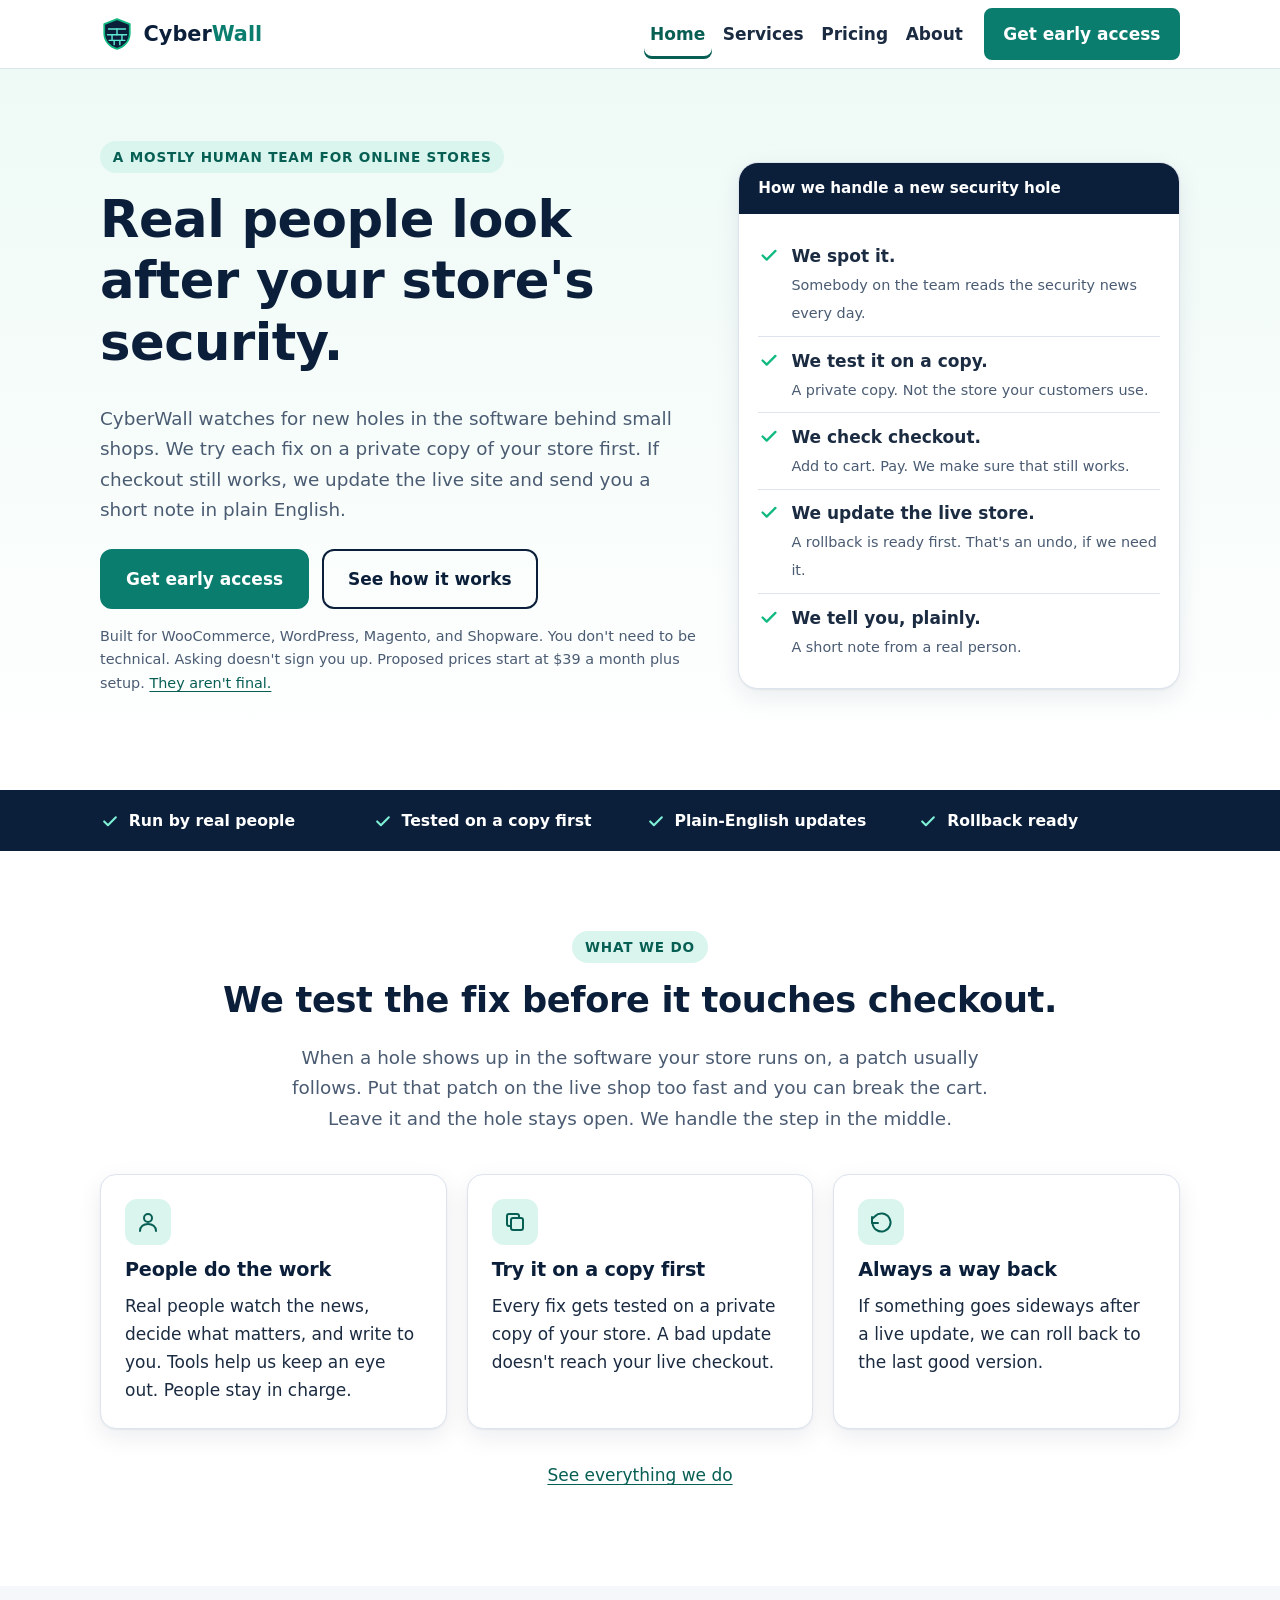
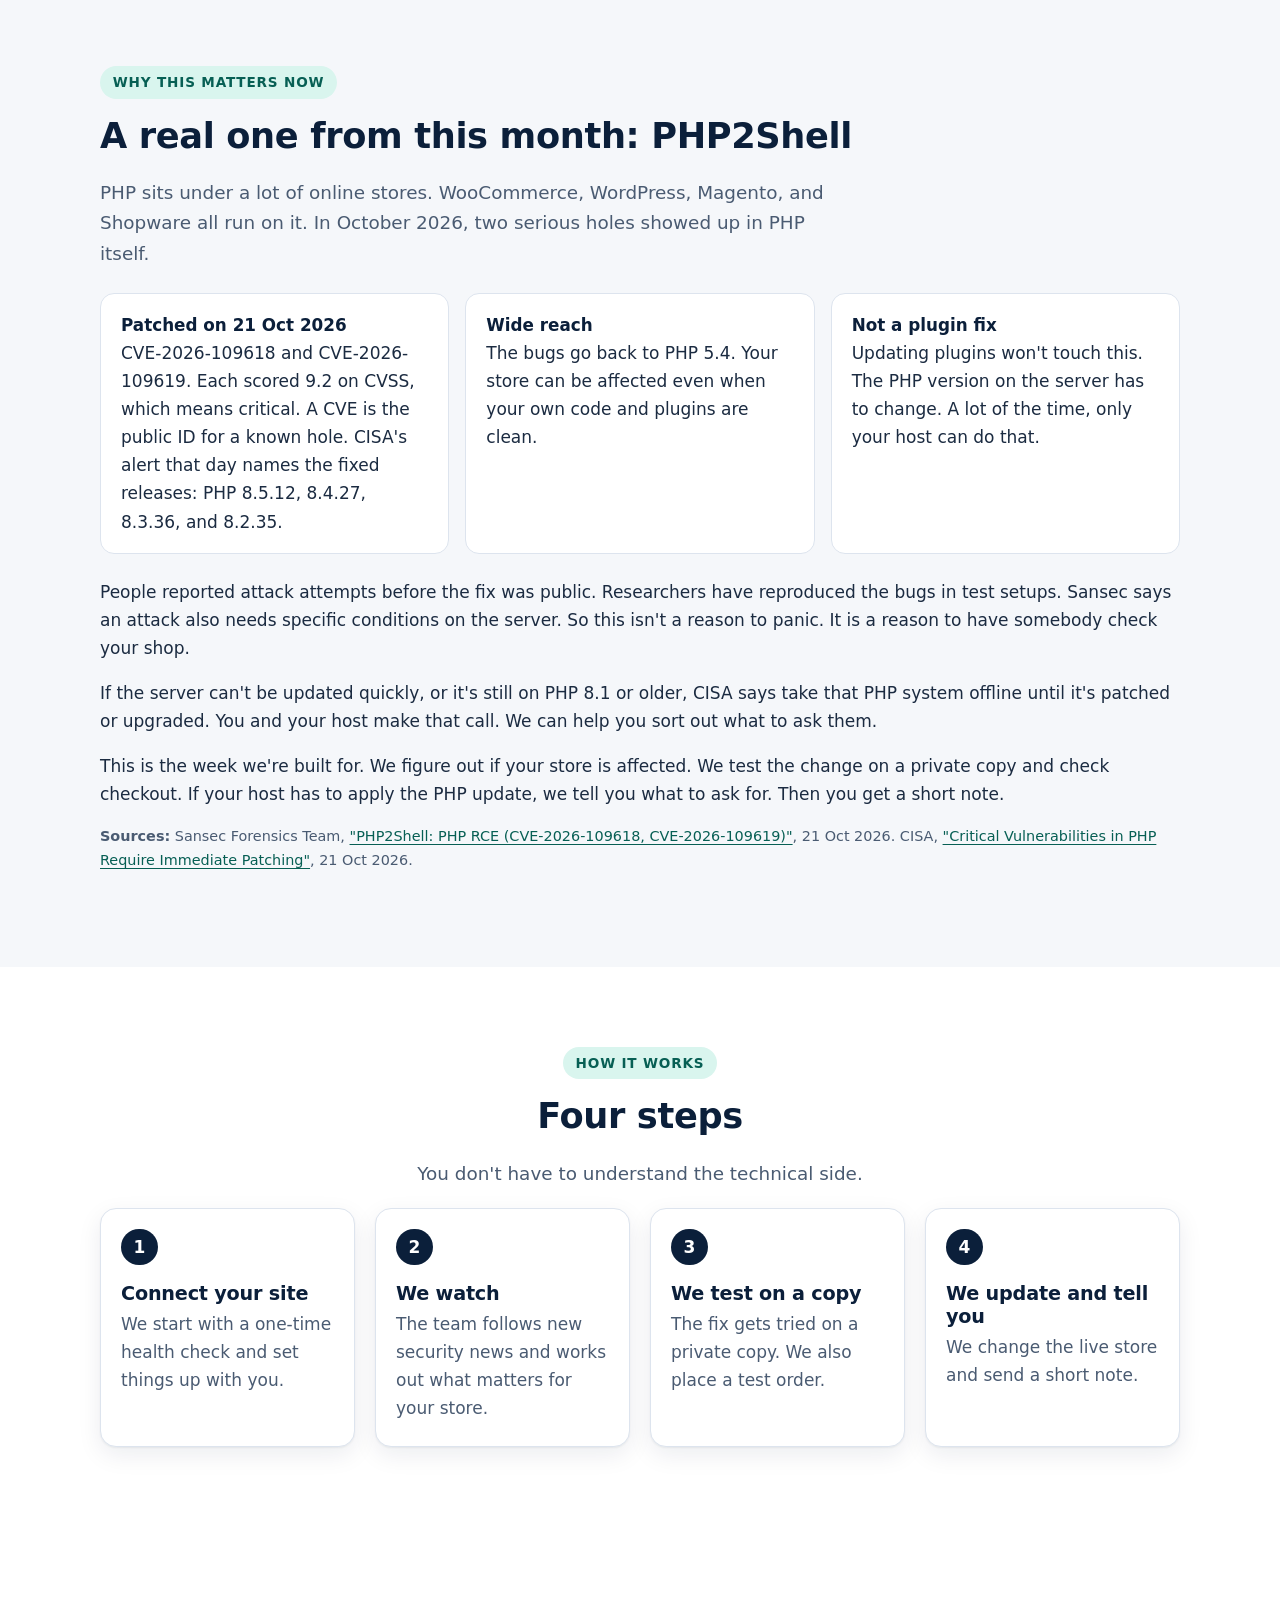
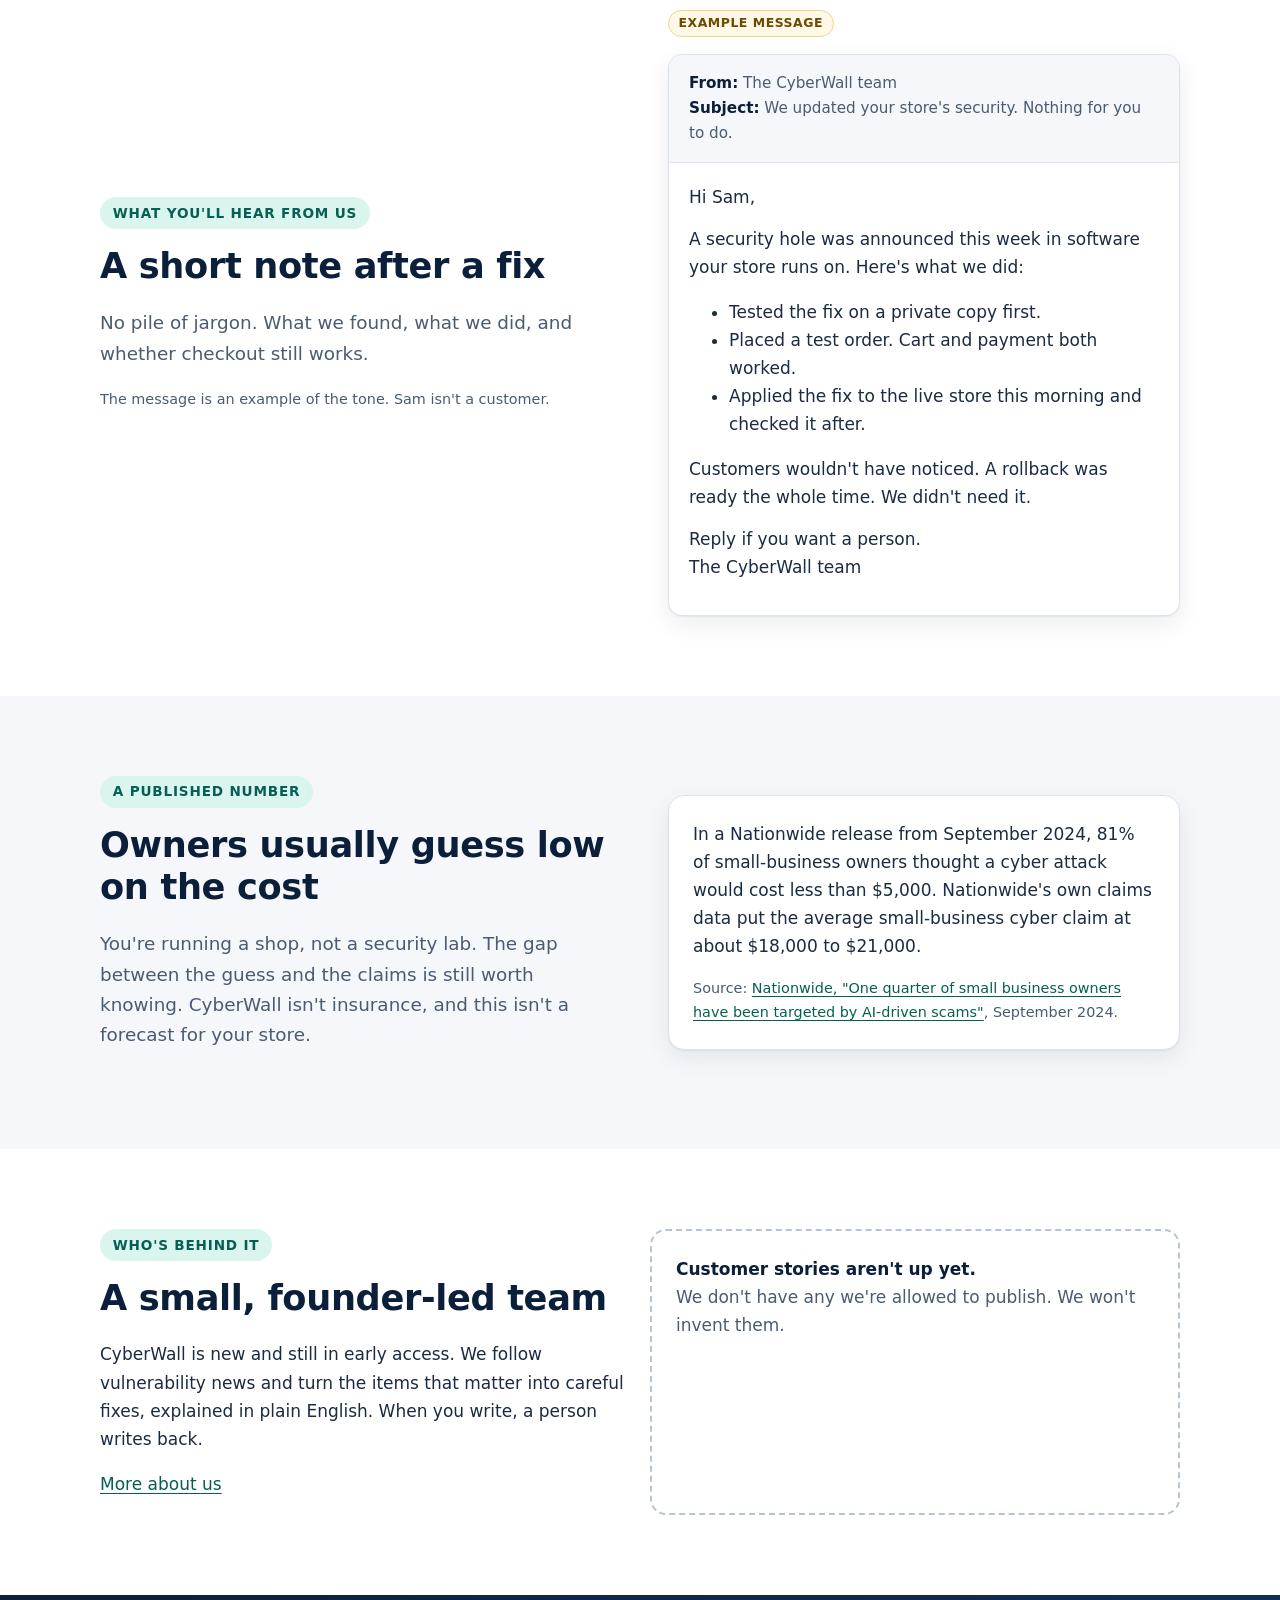
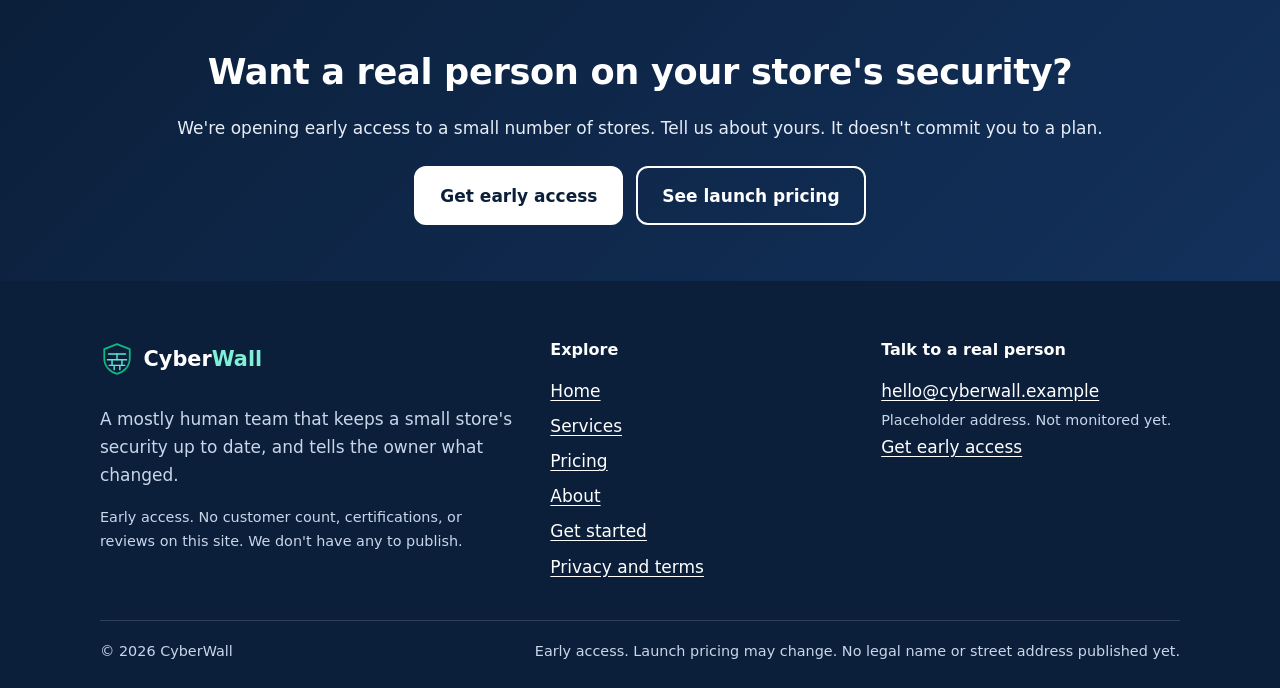
<file: index.html>
<!DOCTYPE html>
<html lang="en">
<head>
<meta charset="utf-8">
<meta name="viewport" content="width=device-width, initial-scale=1">
<title>CyberWall | Real people for your store's security</title>
<meta name="description" content="CyberWall is a small team for WooCommerce, WordPress, Magento, and Shopware stores. We test each security fix on a private copy, then update the live store.">
<link rel="canonical" href="https://www.cyberwall.example/">
<meta name="color-scheme" content="light">
<meta name="theme-color" content="#0b1f3a">
<meta name="referrer" content="strict-origin-when-cross-origin">
<meta property="og:type" content="website">
<meta property="og:site_name" content="CyberWall">
<meta property="og:title" content="CyberWall | Real people for your store's security">
<meta property="og:description" content="CyberWall is a small team for WooCommerce, WordPress, Magento, and Shopware stores. We test each security fix on a private copy, then update the live store.">
<meta property="og:url" content="https://www.cyberwall.example/">
<meta property="og:image" content="https://www.cyberwall.example/og.png">
<meta property="og:image:width" content="1200">
<meta property="og:image:height" content="630">
<meta property="og:image:alt" content="CyberWall. Real people looking after small online stores.">
<meta name="twitter:card" content="summary_large_image">
<meta name="twitter:title" content="CyberWall | Real people for your store's security">
<meta name="twitter:description" content="CyberWall is a small team for WooCommerce, WordPress, Magento, and Shopware stores. We test each security fix on a private copy, then update the live store.">
<meta name="twitter:image" content="https://www.cyberwall.example/og.png">
<meta name="twitter:image:alt" content="CyberWall. Real people looking after small online stores.">
<link rel="icon" href="favicon.svg" type="image/svg+xml">
<link rel="icon" href="favicon-32.png" sizes="32x32" type="image/png">
<link rel="apple-touch-icon" href="apple-touch-icon.png">
<link rel="stylesheet" href="style.css">
<script src="script.js"></script>
</head>
<body>
<a class="skip" href="#main">Skip to main content</a>
<header class="site-header">
  <div class="container bar">
    <a class="brand" href="index.html"><svg viewBox="0 0 48 48" aria-hidden="true" focusable="false" xmlns="http://www.w3.org/2000/svg"><path d="M24 3 6 10v13c0 11 7.6 19.3 18 22 10.4-2.7 18-11 18-22V10L24 3Z" fill="#0b1f3a"/><g fill="none" stroke="#5eead4" stroke-width="2" stroke-linecap="round"><path d="M12 17h24M10.5 25h27M13 33h22"/><path d="M24 17v8M17 25v8M31 25v8M20 33v6M28 33v6"/></g><path d="M24 3 6 10v13c0 11 7.6 19.3 18 22 10.4-2.7 18-11 18-22V10L24 3Z" fill="none" stroke="#10b981" stroke-width="2.5" stroke-linejoin="round"/></svg><span>Cyber<b>Wall</b></span></a>
    <button class="nav-toggle" type="button" aria-expanded="false" aria-controls="site-nav"><span class="bars" aria-hidden="true"></span> <span class="nav-toggle-text">Menu</span></button>
    <nav id="site-nav" class="nav" aria-label="Main">
        <a href="index.html" aria-current="page">Home</a>
        <a href="services.html">Services</a>
        <a href="pricing.html">Pricing</a>
        <a href="about.html">About</a>
        <a class="btn" href="contact.html">Get early access</a>
    </nav>
  </div>
</header>
<main id="main" tabindex="-1">
<section class="hero">
  <div class="container hero-grid">
    <div>
      <span class="eyebrow">A mostly human team for online stores</span>
      <h1>Real people look after your store's security.</h1>
      <p class="lead">CyberWall watches for new holes in the software behind small shops. We try each fix on a private copy of your store first. If checkout still works, we update the live site and send you a short note in plain English.</p>
      <div class="btn-row">
        <a class="btn" href="contact.html">Get early access</a>
        <a class="btn secondary" href="#how">See how it works</a>
      </div>
      <p class="note">Built for WooCommerce, WordPress, Magento, and Shopware. You don't need to be technical. Asking doesn't sign you up. Proposed prices start at $39 a month plus setup. <a href="pricing.html">They aren't final.</a></p>
    </div>
    <div class="mock">
      <div class="mock-head"><span>How we handle a new security hole</span></div>
      <div class="mock-body">
        <ul class="checklist">
          <li><svg viewBox="0 0 24 24" fill="none" stroke="currentColor" stroke-width="2.5" stroke-linecap="round" stroke-linejoin="round" aria-hidden="true"><path d="m5 12.5 4.5 4.5L19 7.5"/></svg><span><strong>We spot it.</strong><br><span class="small">Somebody on the team reads the security news every day.</span></span></li>
          <li><svg viewBox="0 0 24 24" fill="none" stroke="currentColor" stroke-width="2.5" stroke-linecap="round" stroke-linejoin="round" aria-hidden="true"><path d="m5 12.5 4.5 4.5L19 7.5"/></svg><span><strong>We test it on a copy.</strong><br><span class="small">A private copy. Not the store your customers use.</span></span></li>
          <li><svg viewBox="0 0 24 24" fill="none" stroke="currentColor" stroke-width="2.5" stroke-linecap="round" stroke-linejoin="round" aria-hidden="true"><path d="m5 12.5 4.5 4.5L19 7.5"/></svg><span><strong>We check checkout.</strong><br><span class="small">Add to cart. Pay. We make sure that still works.</span></span></li>
          <li><svg viewBox="0 0 24 24" fill="none" stroke="currentColor" stroke-width="2.5" stroke-linecap="round" stroke-linejoin="round" aria-hidden="true"><path d="m5 12.5 4.5 4.5L19 7.5"/></svg><span><strong>We update the live store.</strong><br><span class="small">A rollback is ready first. That's an undo, if we need it.</span></span></li>
          <li><svg viewBox="0 0 24 24" fill="none" stroke="currentColor" stroke-width="2.5" stroke-linecap="round" stroke-linejoin="round" aria-hidden="true"><path d="m5 12.5 4.5 4.5L19 7.5"/></svg><span><strong>We tell you, plainly.</strong><br><span class="small">A short note from a real person.</span></span></li>
        </ul>
      </div>
    </div>
  </div>
</section>

<section class="trust" aria-label="What you can count on">
  <div class="container">
    <ul>
      <li><svg viewBox="0 0 24 24" fill="none" stroke="currentColor" stroke-width="2.5" stroke-linecap="round" stroke-linejoin="round" aria-hidden="true"><path d="m5 12.5 4.5 4.5L19 7.5"/></svg> Run by real people</li>
      <li><svg viewBox="0 0 24 24" fill="none" stroke="currentColor" stroke-width="2.5" stroke-linecap="round" stroke-linejoin="round" aria-hidden="true"><path d="m5 12.5 4.5 4.5L19 7.5"/></svg> Tested on a copy first</li>
      <li><svg viewBox="0 0 24 24" fill="none" stroke="currentColor" stroke-width="2.5" stroke-linecap="round" stroke-linejoin="round" aria-hidden="true"><path d="m5 12.5 4.5 4.5L19 7.5"/></svg> Plain-English updates</li>
      <li><svg viewBox="0 0 24 24" fill="none" stroke="currentColor" stroke-width="2.5" stroke-linecap="round" stroke-linejoin="round" aria-hidden="true"><path d="m5 12.5 4.5 4.5L19 7.5"/></svg> Rollback ready</li>
    </ul>
  </div>
</section>

<section class="section" aria-labelledby="what-h">
  <div class="container">
    <div class="center">
      <span class="eyebrow">What we do</span>
      <h2 id="what-h">We test the fix before it touches checkout.</h2>
      <p class="lead">When a hole shows up in the software your store runs on, a patch usually follows. Put that patch on the live shop too fast and you can break the cart. Leave it and the hole stays open. We handle the step in the middle.</p>
    </div>
    <div class="grid three mt-8">
      <div class="card"><span class="icon"><svg viewBox="0 0 24 24" fill="none" stroke="currentColor" stroke-width="2" stroke-linecap="round" stroke-linejoin="round" aria-hidden="true"><circle cx="12" cy="8" r="4"/><path d="M4 21c0-4.4 3.6-7 8-7s8 2.6 8 7"/></svg></span><h3>People do the work</h3><p>Real people watch the news, decide what matters, and write to you. Tools help us keep an eye out. People stay in charge.</p></div>
      <div class="card"><span class="icon"><svg viewBox="0 0 24 24" fill="none" stroke="currentColor" stroke-width="2" stroke-linecap="round" stroke-linejoin="round" aria-hidden="true"><rect x="8" y="8" width="12" height="12" rx="2"/><path d="M16 8V6a2 2 0 0 0-2-2H6a2 2 0 0 0-2 2v8a2 2 0 0 0 2 2h2"/></svg></span><h3>Try it on a copy first</h3><p>Every fix gets tested on a private copy of your store. A bad update doesn't reach your live checkout.</p></div>
      <div class="card"><span class="icon"><svg viewBox="0 0 24 24" fill="none" stroke="currentColor" stroke-width="2" stroke-linecap="round" stroke-linejoin="round" aria-hidden="true"><path d="M3 7v6h6"/><path d="M3.5 13A9 9 0 1 0 6 6.3L3 9"/></svg></span><h3>Always a way back</h3><p>If something goes sideways after a live update, we can roll back to the last good version.</p></div>
    </div>
    <p class="center mt-7"><a href="services.html">See everything we do</a></p>
  </div>
</section>

<section class="section soft" id="php2shell" aria-labelledby="why-h">
  <div class="container">
    <span class="eyebrow">Why this matters now</span>
    <h2 id="why-h">A real one from this month: PHP2Shell</h2>
    <p class="lead">PHP sits under a lot of online stores. WooCommerce, WordPress, Magento, and Shopware all run on it. In October 2026, two serious holes showed up in PHP itself.</p>
    <div class="facts">
      <div class="fact"><b>Patched on 21 Oct 2026</b>CVE-2026-109618 and CVE-2026-109619. Each scored 9.2 on CVSS, which means critical. A CVE is the public ID for a known hole. CISA's alert that day names the fixed releases: PHP 8.5.12, 8.4.27, 8.3.36, and 8.2.35.</div>
      <div class="fact"><b>Wide reach</b>The bugs go back to PHP 5.4. Your store can be affected even when your own code and plugins are clean.</div>
      <div class="fact"><b>Not a plugin fix</b>Updating plugins won't touch this. The PHP version on the server has to change. A lot of the time, only your host can do that.</div>
    </div>
    <p>People reported attack attempts before the fix was public. Researchers have reproduced the bugs in test setups. Sansec says an attack also needs specific conditions on the server. So this isn't a reason to panic. It is a reason to have somebody check your shop.</p>
    <p>If the server can't be updated quickly, or it's still on PHP 8.1 or older, CISA says take that PHP system offline until it's patched or upgraded. You and your host make that call. We can help you sort out what to ask them.</p>
    <p>This is the week we're built for. We figure out if your store is affected. We test the change on a private copy and check checkout. If your host has to apply the PHP update, we tell you what to ask for. Then you get a short note.</p>
    <p class="small"><strong>Sources:</strong> Sansec Forensics Team, <a href="https://sansec.io/research/php2shell" rel="noopener">"PHP2Shell: PHP RCE (CVE-2026-109618, CVE-2026-109619)"</a>, 21 Oct 2026. CISA, <a href="https://www.cisa.gov/news-events/alerts/2026/10/21/critical-vulnerabilities-php-require-immediate-patching" rel="noopener">"Critical Vulnerabilities in PHP Require Immediate Patching"</a>, 21 Oct 2026.</p>
  </div>
</section>

<section class="section" id="how" aria-labelledby="how-h">
  <div class="container">
    <div class="center">
      <span class="eyebrow">How it works</span>
      <h2 id="how-h">Four steps</h2>
      <p class="lead">You don't have to understand the technical side.</p>
    </div>
    <ol class="steps mt-8">
      <li><h3>Connect your site</h3><p>We start with a one-time health check and set things up with you.</p></li>
      <li><h3>We watch</h3><p>The team follows new security news and works out what matters for your store.</p></li>
      <li><h3>We test on a copy</h3><p>The fix gets tried on a private copy. We also place a test order.</p></li>
      <li><h3>We update and tell you</h3><p>We change the live store and send a short note.</p></li>
    </ol>
  </div>
</section>

<section class="section" aria-labelledby="sample-h">
  <div class="container split">
    <div>
      <span class="eyebrow">What you'll hear from us</span>
      <h2 id="sample-h">A short note after a fix</h2>
      <p class="lead">No pile of jargon. What we found, what we did, and whether checkout still works.</p>
      <p class="small">The message is an example of the tone. Sam isn't a customer.</p>
    </div>
    <div>
      <p><span class="badge">Example message</span></p>
      <article class="email" aria-label="Example update message">
        <div class="meta"><strong>From:</strong> The CyberWall team<br><strong>Subject:</strong> We updated your store's security. Nothing for you to do.</div>
        <div class="msg">
          <p>Hi Sam,</p>
          <p>A security hole was announced this week in software your store runs on. Here's what we did:</p>
          <ul>
            <li>Tested the fix on a private copy first.</li>
            <li>Placed a test order. Cart and payment both worked.</li>
            <li>Applied the fix to the live store this morning and checked it after.</li>
          </ul>
          <p>Customers wouldn't have noticed. A rollback was ready the whole time. We didn't need it.</p>
          <p>Reply if you want a person.<br>The CyberWall team</p>
        </div>
      </article>
    </div>
  </div>
</section>

<section class="section soft" aria-labelledby="aware-h">
  <div class="container split">
    <div>
      <span class="eyebrow">A published number</span>
      <h2 id="aware-h">Owners usually guess low on the cost</h2>
      <p class="lead">You're running a shop, not a security lab. The gap between the guess and the claims is still worth knowing. CyberWall isn't insurance, and this isn't a forecast for your store.</p>
    </div>
    <div class="card">
      <p>In a Nationwide release from September 2024, 81% of small-business owners thought a cyber attack would cost less than $5,000. Nationwide's own claims data put the average small-business cyber claim at about $18,000 to $21,000.</p>
      <p class="small">Source: <a href="https://news.nationwide.com/one-quarter-of-small-business-owners-have-been-targeted-by-ai-driven-scams/" rel="noopener">Nationwide, "One quarter of small business owners have been targeted by AI-driven scams"</a>, September 2024.</p>
    </div>
  </div>
</section>

<section class="section" aria-labelledby="people-h">
  <div class="container grid two">
    <div>
      <span class="eyebrow">Who's behind it</span>
      <h2 id="people-h">A small, founder-led team</h2>
      <p>CyberWall is new and still in early access. We follow vulnerability news and turn the items that matter into careful fixes, explained in plain English. When you write, a person writes back.</p>
      <p><a href="about.html">More about us</a></p>
    </div>
    <div class="placeholder"><strong>Customer stories aren't up yet.</strong><br>We don't have any we're allowed to publish. We won't invent them.</div>
  </div>
</section>

<section class="cta-band" aria-labelledby="cta-h">
  <div class="container">
    <h2 id="cta-h">Want a real person on your store's security?</h2>
    <p>We're opening early access to a small number of stores. Tell us about yours. It doesn't commit you to a plan.</p>
    <div class="btn-row"><a class="btn light" href="contact.html">Get early access</a><a class="btn secondary" href="pricing.html">See launch pricing</a></div>
  </div>
</section>

</main>
<footer class="site-footer">
  <div class="container">
    <div class="foot-grid">
      <div>
        <a class="brand" href="index.html"><svg viewBox="0 0 48 48" aria-hidden="true" focusable="false" xmlns="http://www.w3.org/2000/svg"><path d="M24 3 6 10v13c0 11 7.6 19.3 18 22 10.4-2.7 18-11 18-22V10L24 3Z" fill="#0b1f3a"/><g fill="none" stroke="#5eead4" stroke-width="2" stroke-linecap="round"><path d="M12 17h24M10.5 25h27M13 33h22"/><path d="M24 17v8M17 25v8M31 25v8M20 33v6M28 33v6"/></g><path d="M24 3 6 10v13c0 11 7.6 19.3 18 22 10.4-2.7 18-11 18-22V10L24 3Z" fill="none" stroke="#10b981" stroke-width="2.5" stroke-linejoin="round"/></svg><span>Cyber<b>Wall</b></span></a>
        <p class="mt-6">A mostly human team that keeps a small store's security up to date, and tells the owner what changed.</p>
        <p class="small">Early access. No customer count, certifications, or reviews on this site. We don't have any to publish.</p>
      </div>
      <nav aria-label="Footer">
        <p class="foot-label">Explore</p>
        <ul>
          <li><a href="index.html">Home</a></li>
          <li><a href="services.html">Services</a></li>
          <li><a href="pricing.html">Pricing</a></li>
          <li><a href="about.html">About</a></li>
          <li><a href="contact.html">Get started</a></li>
          <li><a href="legal.html">Privacy and terms</a></li>
        </ul>
      </nav>
      <div>
        <p class="foot-label">Talk to a real person</p>
        <address>
          <a href="mailto:hello@cyberwall.example">hello@cyberwall.example</a><br>
          <span class="small">Placeholder address. Not monitored yet.</span>
        </address>
        <p><a href="contact.html">Get early access</a></p>
      </div>
    </div>
    <div class="legal">
      <span>&copy; 2026 CyberWall</span>
      <span>Early access. Launch pricing may change. No legal name or street address published yet.</span>
    </div>
  </div>
</footer>
</body>
</html>
</file>
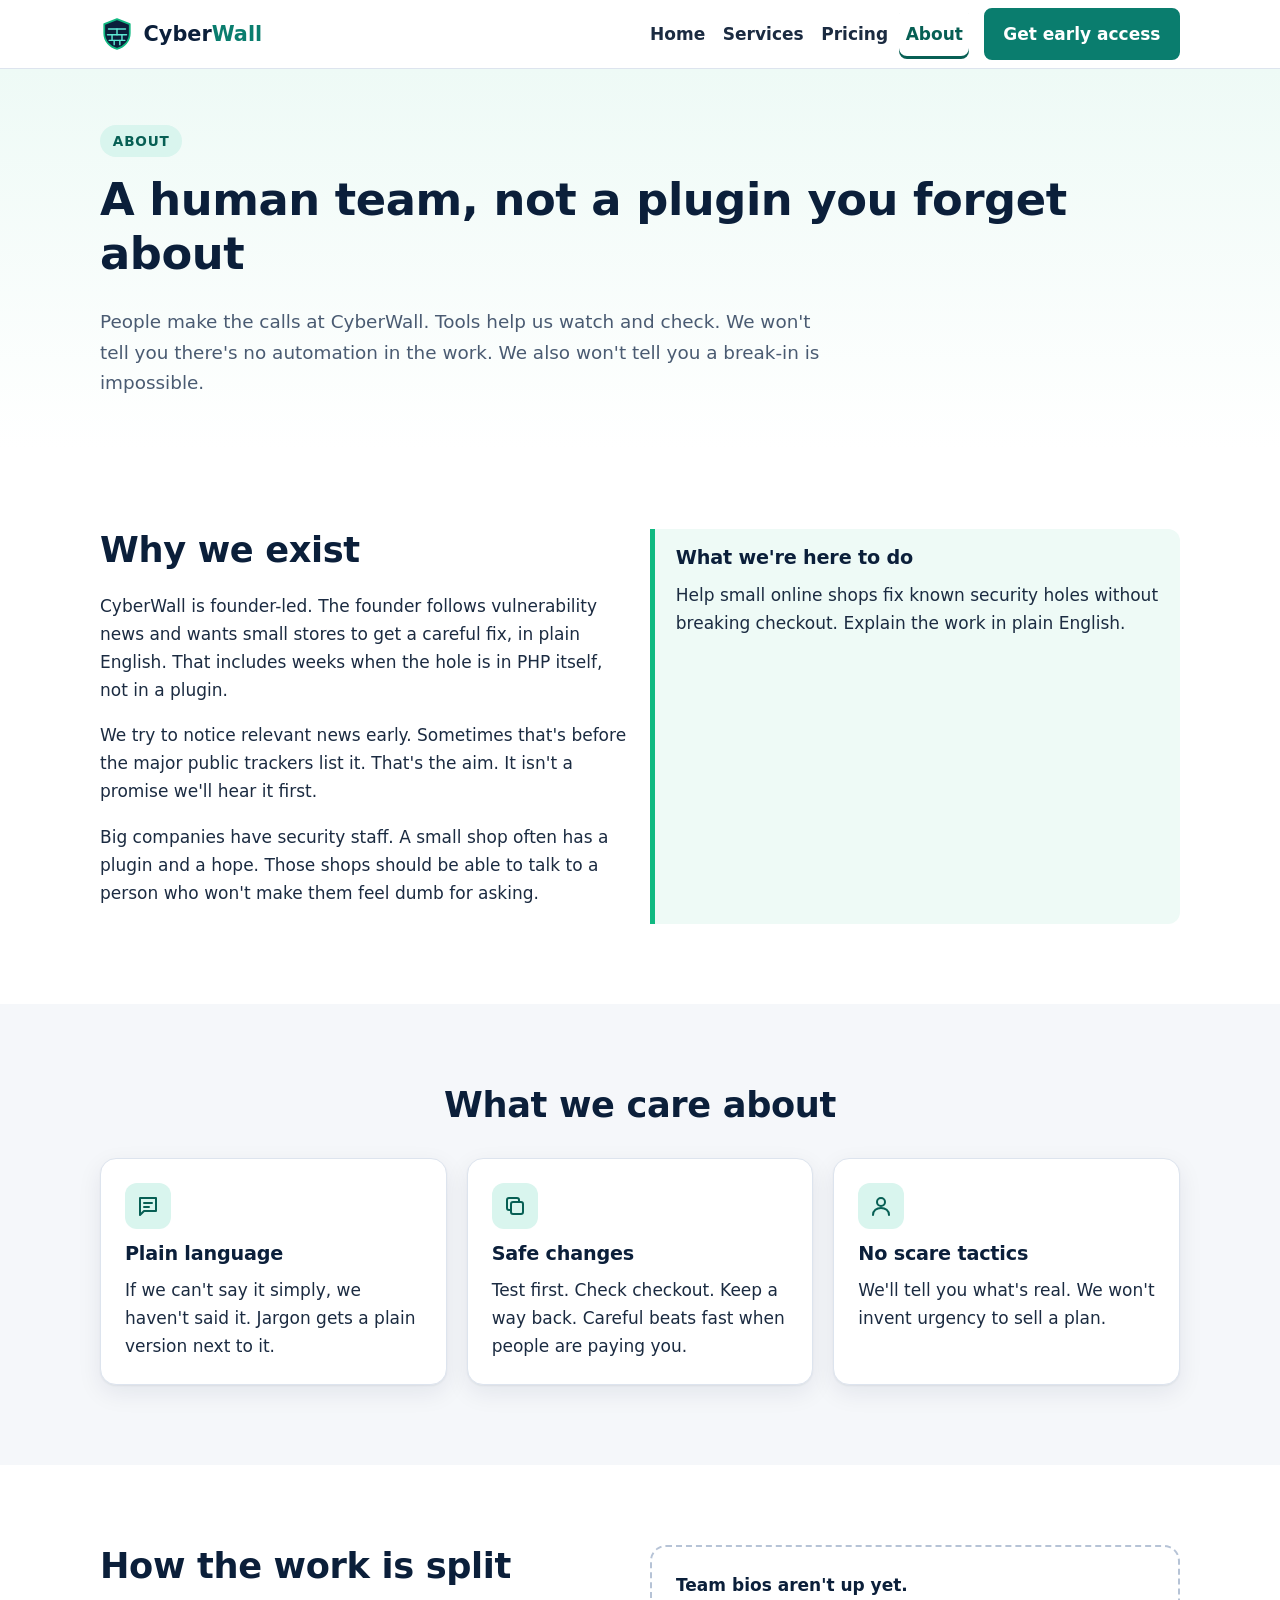
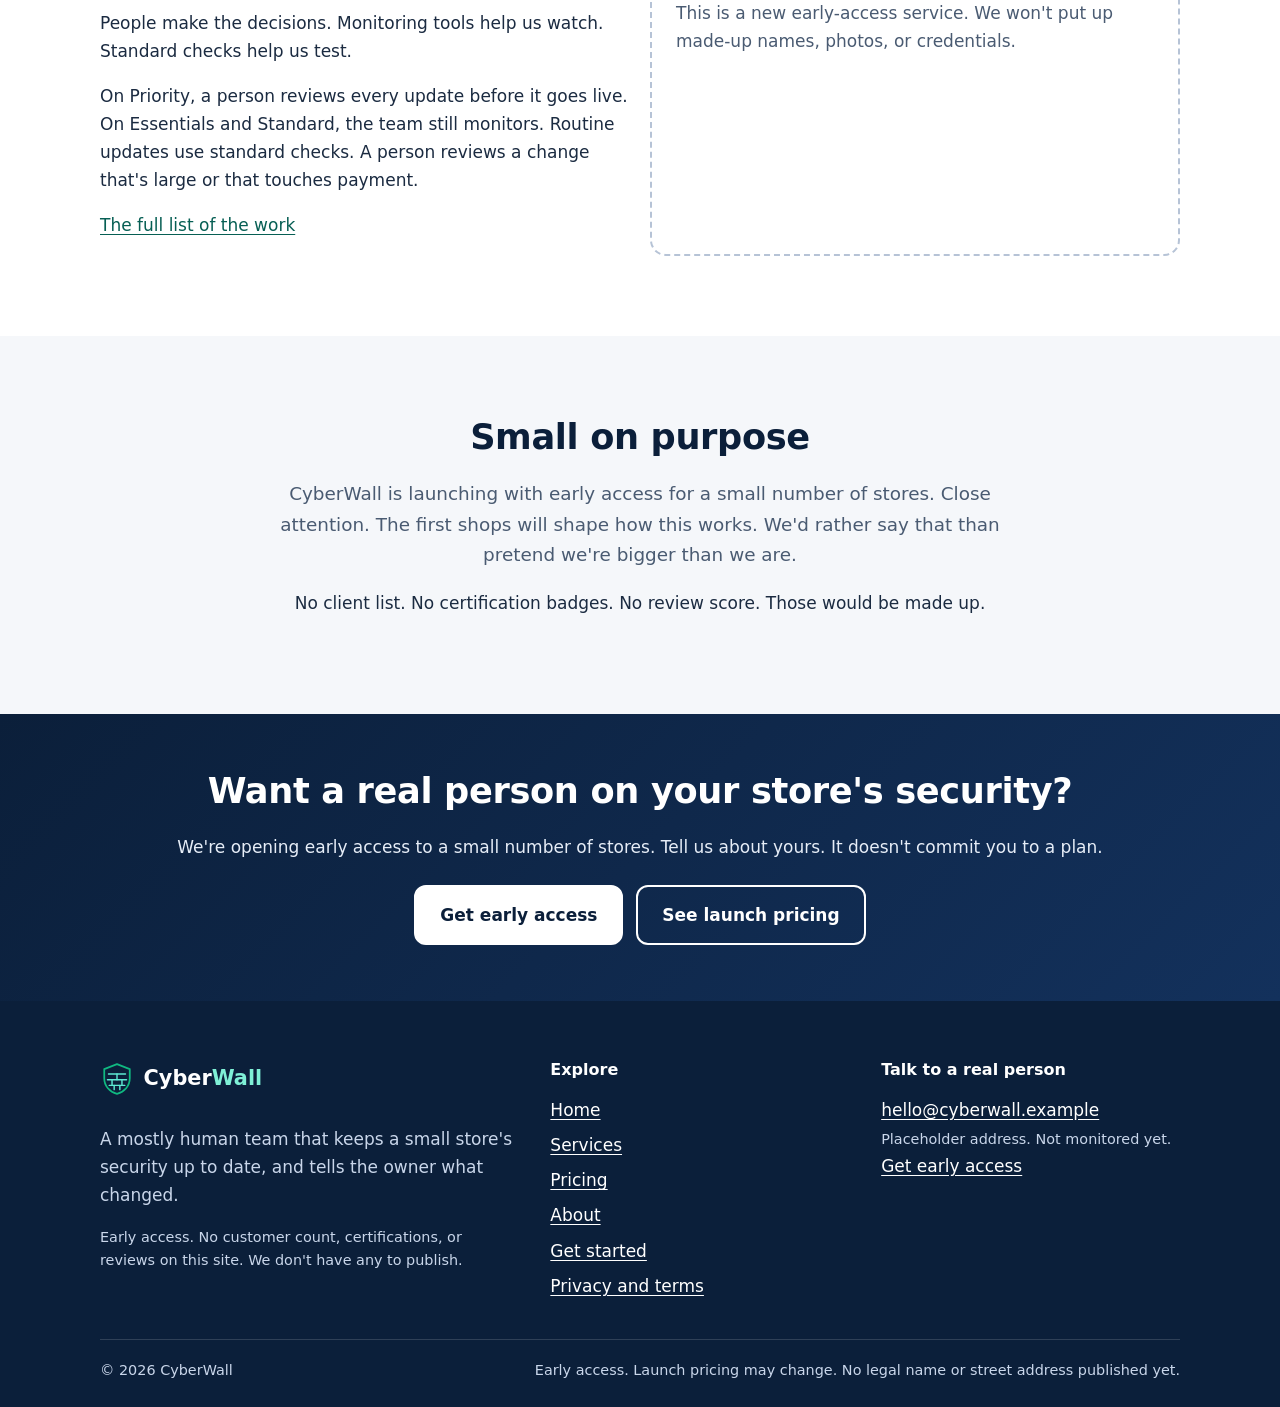
<file: about.html>
<!DOCTYPE html>
<html lang="en">
<head>
<meta charset="utf-8">
<meta name="viewport" content="width=device-width, initial-scale=1">
<title>About CyberWall, a small human team</title>
<meta name="description" content="CyberWall is a founder-led, mostly human security team for small online stores. Plain language, careful updates, no scare tactics. Early access.">
<link rel="canonical" href="https://www.cyberwall.example/about.html">
<meta name="color-scheme" content="light">
<meta name="theme-color" content="#0b1f3a">
<meta name="referrer" content="strict-origin-when-cross-origin">
<meta property="og:type" content="website">
<meta property="og:site_name" content="CyberWall">
<meta property="og:title" content="About CyberWall, a small human team">
<meta property="og:description" content="CyberWall is a founder-led, mostly human security team for small online stores. Plain language, careful updates, no scare tactics. Early access.">
<meta property="og:url" content="https://www.cyberwall.example/about.html">
<meta property="og:image" content="https://www.cyberwall.example/og.png">
<meta property="og:image:width" content="1200">
<meta property="og:image:height" content="630">
<meta property="og:image:alt" content="CyberWall. Real people looking after small online stores.">
<meta name="twitter:card" content="summary_large_image">
<meta name="twitter:title" content="About CyberWall, a small human team">
<meta name="twitter:description" content="CyberWall is a founder-led, mostly human security team for small online stores. Plain language, careful updates, no scare tactics. Early access.">
<meta name="twitter:image" content="https://www.cyberwall.example/og.png">
<meta name="twitter:image:alt" content="CyberWall. Real people looking after small online stores.">
<link rel="icon" href="favicon.svg" type="image/svg+xml">
<link rel="icon" href="favicon-32.png" sizes="32x32" type="image/png">
<link rel="apple-touch-icon" href="apple-touch-icon.png">
<link rel="stylesheet" href="style.css">
<script src="script.js"></script>
</head>
<body>
<a class="skip" href="#main">Skip to main content</a>
<header class="site-header">
  <div class="container bar">
    <a class="brand" href="index.html"><svg viewBox="0 0 48 48" aria-hidden="true" focusable="false" xmlns="http://www.w3.org/2000/svg"><path d="M24 3 6 10v13c0 11 7.6 19.3 18 22 10.4-2.7 18-11 18-22V10L24 3Z" fill="#0b1f3a"/><g fill="none" stroke="#5eead4" stroke-width="2" stroke-linecap="round"><path d="M12 17h24M10.5 25h27M13 33h22"/><path d="M24 17v8M17 25v8M31 25v8M20 33v6M28 33v6"/></g><path d="M24 3 6 10v13c0 11 7.6 19.3 18 22 10.4-2.7 18-11 18-22V10L24 3Z" fill="none" stroke="#10b981" stroke-width="2.5" stroke-linejoin="round"/></svg><span>Cyber<b>Wall</b></span></a>
    <button class="nav-toggle" type="button" aria-expanded="false" aria-controls="site-nav"><span class="bars" aria-hidden="true"></span> <span class="nav-toggle-text">Menu</span></button>
    <nav id="site-nav" class="nav" aria-label="Main">
        <a href="index.html">Home</a>
        <a href="services.html">Services</a>
        <a href="pricing.html">Pricing</a>
        <a href="about.html" aria-current="page">About</a>
        <a class="btn" href="contact.html">Get early access</a>
    </nav>
  </div>
</header>
<main id="main" tabindex="-1">
<section class="page-hero">
  <div class="container">
    <span class="eyebrow">About</span>
    <h1>A human team, not a plugin you forget about</h1>
    <p class="lead">People make the calls at CyberWall. Tools help us watch and check. We won't tell you there's no automation in the work. We also won't tell you a break-in is impossible.</p>
  </div>
</section>

<section class="section" aria-labelledby="story-h">
  <div class="container grid two">
    <div>
      <h2 id="story-h">Why we exist</h2>
      <p>CyberWall is founder-led. The founder follows vulnerability news and wants small stores to get a careful fix, in plain English. That includes weeks when the hole is in PHP itself, not in a plugin.</p>
      <p>We try to notice relevant news early. Sometimes that's before the major public trackers list it. That's the aim. It isn't a promise we'll hear it first.</p>
      <p>Big companies have security staff. A small shop often has a plugin and a hope. Those shops should be able to talk to a person who won't make them feel dumb for asking.</p>
    </div>
    <div class="callout">
      <h3>What we're here to do</h3>
      <p>Help small online shops fix known security holes without breaking checkout. Explain the work in plain English.</p>
    </div>
  </div>
</section>

<section class="section soft" aria-labelledby="val-h">
  <div class="container">
    <h2 id="val-h" class="center">What we care about</h2>
    <div class="grid three mt-7">
      <div class="card"><span class="icon"><svg viewBox="0 0 24 24" fill="none" stroke="currentColor" stroke-width="2" stroke-linecap="round" stroke-linejoin="round" aria-hidden="true"><path d="M4 4h16v13H8l-4 4V4Z"/><path d="M8 9h8M8 13h5"/></svg></span><h3>Plain language</h3><p>If we can't say it simply, we haven't said it. Jargon gets a plain version next to it.</p></div>
      <div class="card"><span class="icon"><svg viewBox="0 0 24 24" fill="none" stroke="currentColor" stroke-width="2" stroke-linecap="round" stroke-linejoin="round" aria-hidden="true"><rect x="8" y="8" width="12" height="12" rx="2"/><path d="M16 8V6a2 2 0 0 0-2-2H6a2 2 0 0 0-2 2v8a2 2 0 0 0 2 2h2"/></svg></span><h3>Safe changes</h3><p>Test first. Check checkout. Keep a way back. Careful beats fast when people are paying you.</p></div>
      <div class="card"><span class="icon"><svg viewBox="0 0 24 24" fill="none" stroke="currentColor" stroke-width="2" stroke-linecap="round" stroke-linejoin="round" aria-hidden="true"><circle cx="12" cy="8" r="4"/><path d="M4 21c0-4.4 3.6-7 8-7s8 2.6 8 7"/></svg></span><h3>No scare tactics</h3><p>We'll tell you what's real. We won't invent urgency to sell a plan.</p></div>
    </div>
  </div>
</section>

<section class="section" aria-labelledby="how-h">
  <div class="container grid two">
    <div>
      <h2 id="how-h">How the work is split</h2>
      <p>People make the decisions. Monitoring tools help us watch. Standard checks help us test.</p>
      <p>On Priority, a person reviews every update before it goes live. On Essentials and Standard, the team still monitors. Routine updates use standard checks. A person reviews a change that's large or that touches payment.</p>
      <p><a href="services.html">The full list of the work</a></p>
    </div>
    <div class="placeholder"><strong>Team bios aren't up yet.</strong><br>This is a new early-access service. We won't put up made-up names, photos, or credentials.</div>
  </div>
</section>

<section class="section soft" aria-labelledby="early-h">
  <div class="container center">
    <h2 id="early-h">Small on purpose</h2>
    <p class="lead">CyberWall is launching with early access for a small number of stores. Close attention. The first shops will shape how this works. We'd rather say that than pretend we're bigger than we are.</p>
    <p>No client list. No certification badges. No review score. Those would be made up.</p>
  </div>
</section>

<section class="cta-band" aria-labelledby="cta-h">
  <div class="container">
    <h2 id="cta-h">Want a real person on your store's security?</h2>
    <p>We're opening early access to a small number of stores. Tell us about yours. It doesn't commit you to a plan.</p>
    <div class="btn-row"><a class="btn light" href="contact.html">Get early access</a><a class="btn secondary" href="pricing.html">See launch pricing</a></div>
  </div>
</section>

</main>
<footer class="site-footer">
  <div class="container">
    <div class="foot-grid">
      <div>
        <a class="brand" href="index.html"><svg viewBox="0 0 48 48" aria-hidden="true" focusable="false" xmlns="http://www.w3.org/2000/svg"><path d="M24 3 6 10v13c0 11 7.6 19.3 18 22 10.4-2.7 18-11 18-22V10L24 3Z" fill="#0b1f3a"/><g fill="none" stroke="#5eead4" stroke-width="2" stroke-linecap="round"><path d="M12 17h24M10.5 25h27M13 33h22"/><path d="M24 17v8M17 25v8M31 25v8M20 33v6M28 33v6"/></g><path d="M24 3 6 10v13c0 11 7.6 19.3 18 22 10.4-2.7 18-11 18-22V10L24 3Z" fill="none" stroke="#10b981" stroke-width="2.5" stroke-linejoin="round"/></svg><span>Cyber<b>Wall</b></span></a>
        <p class="mt-6">A mostly human team that keeps a small store's security up to date, and tells the owner what changed.</p>
        <p class="small">Early access. No customer count, certifications, or reviews on this site. We don't have any to publish.</p>
      </div>
      <nav aria-label="Footer">
        <p class="foot-label">Explore</p>
        <ul>
          <li><a href="index.html">Home</a></li>
          <li><a href="services.html">Services</a></li>
          <li><a href="pricing.html">Pricing</a></li>
          <li><a href="about.html">About</a></li>
          <li><a href="contact.html">Get started</a></li>
          <li><a href="legal.html">Privacy and terms</a></li>
        </ul>
      </nav>
      <div>
        <p class="foot-label">Talk to a real person</p>
        <address>
          <a href="mailto:hello@cyberwall.example">hello@cyberwall.example</a><br>
          <span class="small">Placeholder address. Not monitored yet.</span>
        </address>
        <p><a href="contact.html">Get early access</a></p>
      </div>
    </div>
    <div class="legal">
      <span>&copy; 2026 CyberWall</span>
      <span>Early access. Launch pricing may change. No legal name or street address published yet.</span>
    </div>
  </div>
</footer>
</body>
</html>
</file>
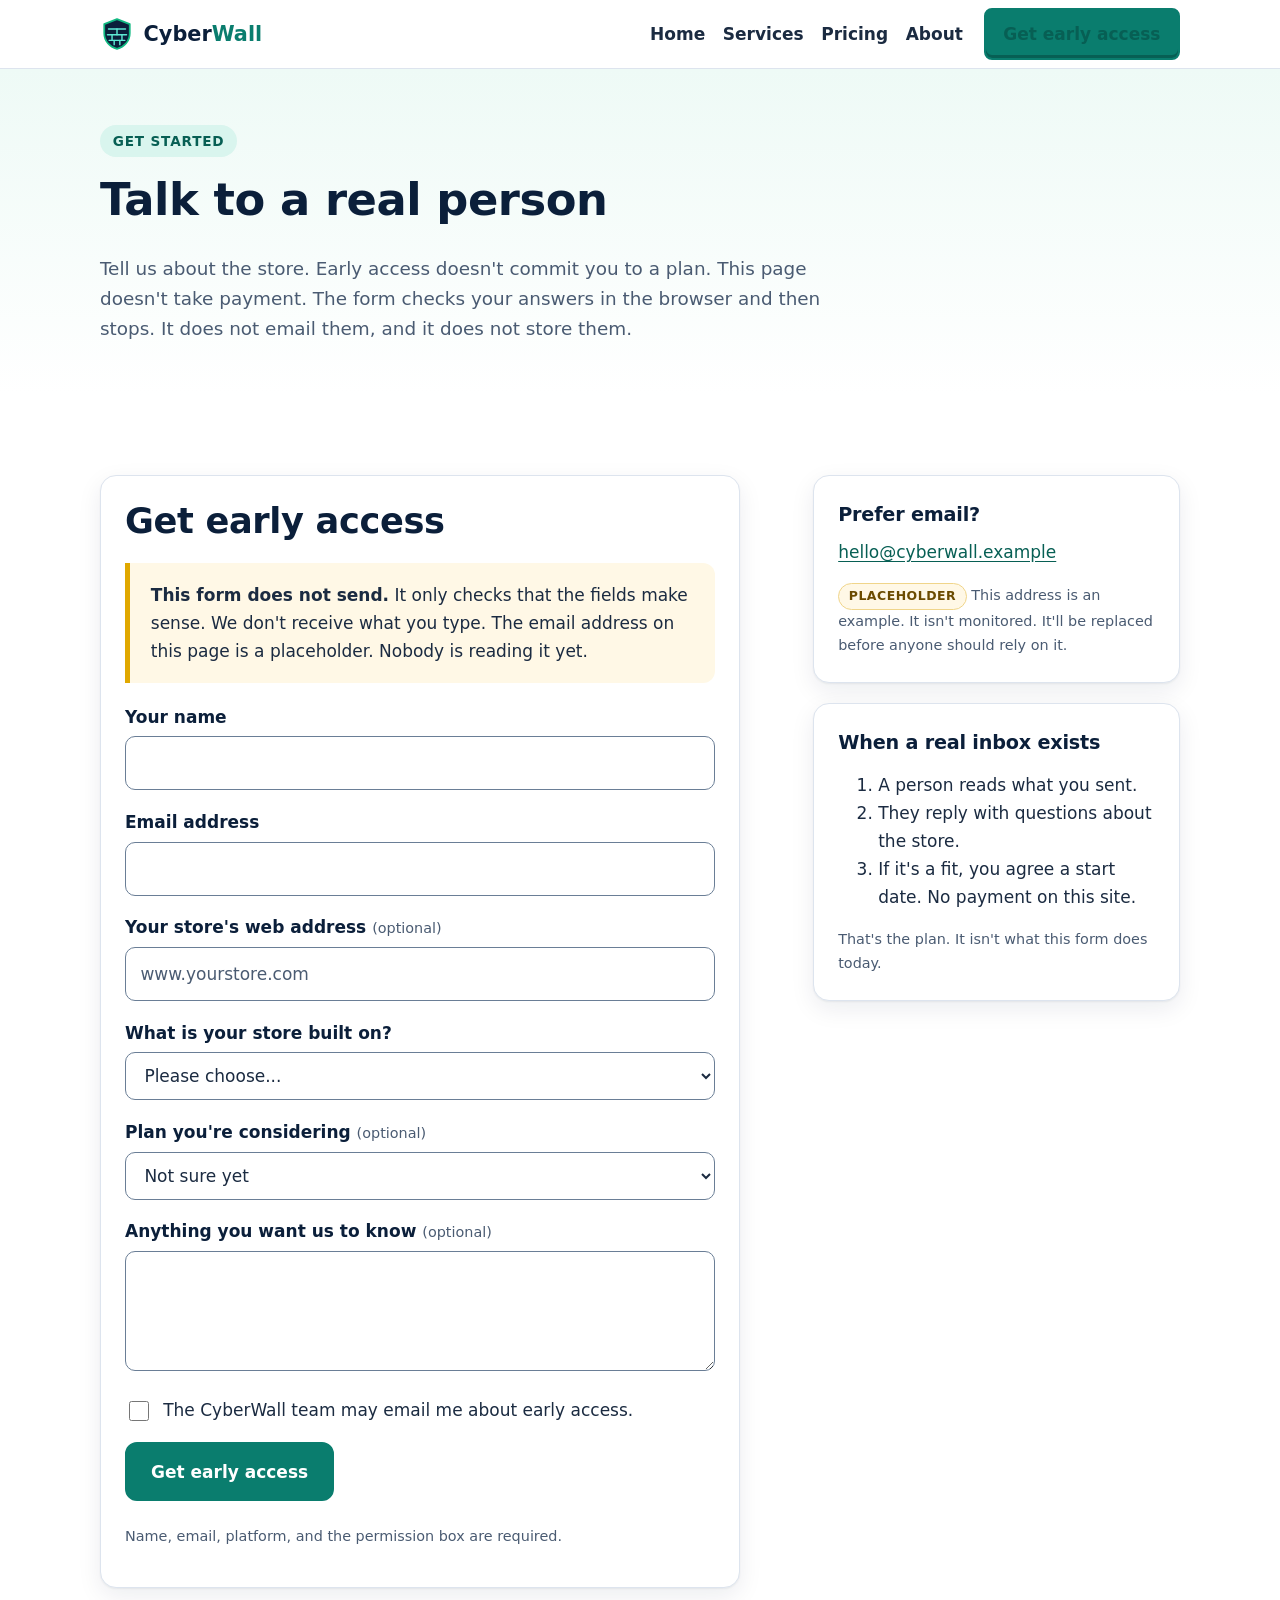
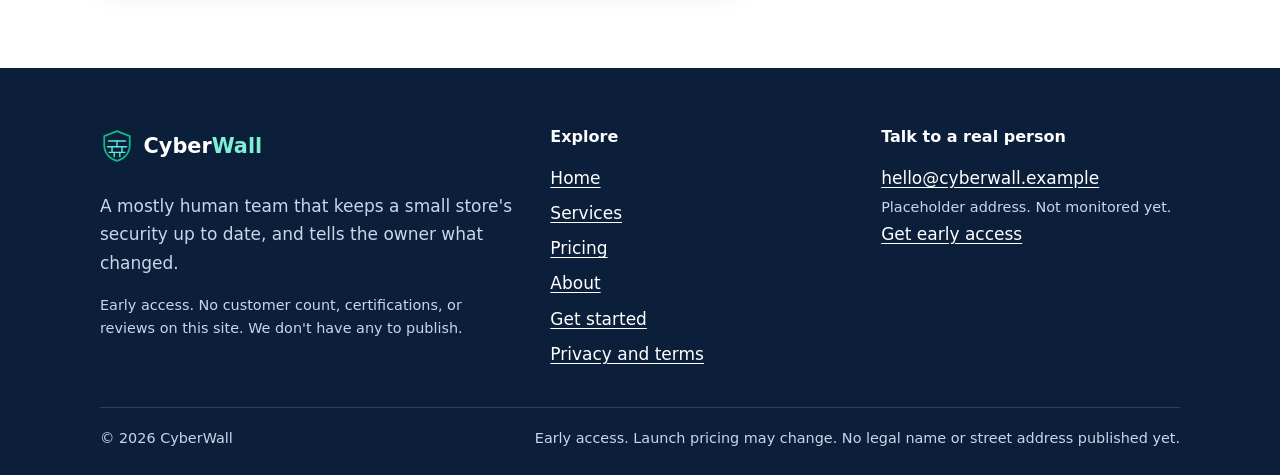
<file: contact.html>
<!DOCTYPE html>
<html lang="en">
<head>
<meta charset="utf-8">
<meta name="viewport" content="width=device-width, initial-scale=1">
<title>Get early access | CyberWall</title>
<meta name="description" content="Ask CyberWall about early access. The form checks your answers and does not send them. The published email address is a placeholder.">
<link rel="canonical" href="https://www.cyberwall.example/contact.html">
<meta name="color-scheme" content="light">
<meta name="theme-color" content="#0b1f3a">
<meta name="referrer" content="strict-origin-when-cross-origin">
<meta property="og:type" content="website">
<meta property="og:site_name" content="CyberWall">
<meta property="og:title" content="Get early access | CyberWall">
<meta property="og:description" content="Ask CyberWall about early access. The form checks your answers and does not send them. The published email address is a placeholder.">
<meta property="og:url" content="https://www.cyberwall.example/contact.html">
<meta property="og:image" content="https://www.cyberwall.example/og.png">
<meta property="og:image:width" content="1200">
<meta property="og:image:height" content="630">
<meta property="og:image:alt" content="CyberWall. Real people looking after small online stores.">
<meta name="twitter:card" content="summary_large_image">
<meta name="twitter:title" content="Get early access | CyberWall">
<meta name="twitter:description" content="Ask CyberWall about early access. The form checks your answers and does not send them. The published email address is a placeholder.">
<meta name="twitter:image" content="https://www.cyberwall.example/og.png">
<meta name="twitter:image:alt" content="CyberWall. Real people looking after small online stores.">
<link rel="icon" href="favicon.svg" type="image/svg+xml">
<link rel="icon" href="favicon-32.png" sizes="32x32" type="image/png">
<link rel="apple-touch-icon" href="apple-touch-icon.png">
<link rel="stylesheet" href="style.css">
<script src="script.js"></script>
</head>
<body>
<a class="skip" href="#main">Skip to main content</a>
<header class="site-header">
  <div class="container bar">
    <a class="brand" href="index.html"><svg viewBox="0 0 48 48" aria-hidden="true" focusable="false" xmlns="http://www.w3.org/2000/svg"><path d="M24 3 6 10v13c0 11 7.6 19.3 18 22 10.4-2.7 18-11 18-22V10L24 3Z" fill="#0b1f3a"/><g fill="none" stroke="#5eead4" stroke-width="2" stroke-linecap="round"><path d="M12 17h24M10.5 25h27M13 33h22"/><path d="M24 17v8M17 25v8M31 25v8M20 33v6M28 33v6"/></g><path d="M24 3 6 10v13c0 11 7.6 19.3 18 22 10.4-2.7 18-11 18-22V10L24 3Z" fill="none" stroke="#10b981" stroke-width="2.5" stroke-linejoin="round"/></svg><span>Cyber<b>Wall</b></span></a>
    <button class="nav-toggle" type="button" aria-expanded="false" aria-controls="site-nav"><span class="bars" aria-hidden="true"></span> <span class="nav-toggle-text">Menu</span></button>
    <nav id="site-nav" class="nav" aria-label="Main">
        <a href="index.html">Home</a>
        <a href="services.html">Services</a>
        <a href="pricing.html">Pricing</a>
        <a href="about.html">About</a>
        <a class="btn" href="contact.html" aria-current="page">Get early access</a>
    </nav>
  </div>
</header>
<main id="main" tabindex="-1">
<section class="page-hero">
  <div class="container">
    <span class="eyebrow">Get started</span>
    <h1>Talk to a real person</h1>
    <p class="lead">Tell us about the store. Early access doesn't commit you to a plan. This page doesn't take payment. The form checks your answers in the browser and then stops. It does not email them, and it does not store them.</p>
  </div>
</section>

<section class="section" aria-labelledby="form-h">
  <div class="container contact-grid">
    <div class="card form-card">
      <!-- Front end only. script.js checks the fields. Nothing is sent. Before launch, point the form at a real handler and update form-action and connect-src. -->
      <form id="start-form" method="post" action="contact.html" novalidate>
        <h2 id="form-h">Get early access</h2>
        <div class="callout warn">
          <p><strong>This form does not send.</strong> It only checks that the fields make sense. We don't receive what you type. The email address on this page is a placeholder. Nobody is reading it yet.</p>
        </div>
        <div id="error-summary" class="error-summary" role="alert" tabindex="-1" hidden>
          <p><strong>Fix these and try again.</strong></p>
          <ul id="error-list"></ul>
        </div>
        <div class="field">
          <label for="name">Your name</label>
          <input id="name" name="name" type="text" autocomplete="name" maxlength="120" aria-describedby="name-error" required>
          <p class="error" id="name-error"></p>
        </div>
        <div class="field">
          <label for="email">Email address</label>
          <input id="email" name="email" type="email" autocomplete="email" maxlength="254" aria-describedby="email-error" required>
          <p class="error" id="email-error"></p>
        </div>
        <div class="field">
          <label for="site">Your store's web address <span class="hint">(optional)</span></label>
          <input id="site" name="site" type="text" inputmode="url" autocomplete="url" maxlength="200" placeholder="www.yourstore.com" aria-describedby="site-error">
          <p class="error" id="site-error"></p>
        </div>
        <div class="field">
          <label for="platform">What is your store built on?</label>
          <select id="platform" name="platform" aria-describedby="platform-error" required>
            <option value="">Please choose...</option>
            <option>WooCommerce</option>
            <option>WordPress</option>
            <option>Magento</option>
            <option>Shopware</option>
            <option>Something else</option>
            <option>Not sure</option>
          </select>
          <p class="error" id="platform-error"></p>
        </div>
        <div class="field">
          <label for="plan">Plan you're considering <span class="hint">(optional)</span></label>
          <select id="plan" name="plan">
            <option value="">Not sure yet</option>
            <option value="essentials">Essentials ($149 setup + $39/month)</option>
            <option value="standard">Standard ($199 setup + $69/month)</option>
            <option value="priority">Priority ($299 setup + $99/month)</option>
          </select>
          <p id="plan-note" class="small" hidden></p>
        </div>
        <div class="field">
          <label for="message">Anything you want us to know <span class="hint">(optional)</span></label>
          <textarea id="message" name="message" maxlength="2000"></textarea>
        </div>
        <div class="field">
          <div class="checkrow">
            <input id="consent" name="consent" type="checkbox" aria-describedby="consent-error" required>
            <label for="consent">The CyberWall team may email me about early access.</label>
          </div>
          <p class="error" id="consent-error"></p>
        </div>
        <button class="btn" type="submit">Get early access</button>
        <p class="small mt-6">Name, email, platform, and the permission box are required.</p>
        <noscript>
          <p class="callout warn">JavaScript is off, so this page can't check the form. It wouldn't deliver the message anyway. hello@cyberwall.example is a placeholder and isn't monitored.</p>
        </noscript>
      </form>
      <div id="thanks" class="callout warn" tabindex="-1" hidden>
        <h2>Checked. Nothing was sent.</h2>
        <p>Thanks, <span id="thanks-name"></span>. The answers look complete, and this page stopped there. CyberWall didn't receive them.</p>
        <p>There's no monitored inbox yet either. <a href="mailto:hello@cyberwall.example">hello@cyberwall.example</a> is a placeholder.</p>
        <p><button class="btn secondary" type="button" id="edit-answers">Edit your answers</button></p>
        <p><a href="index.html">Back to the home page</a></p>
      </div>
    </div>
    <aside class="stack" aria-label="Other ways to reach us">
      <div class="card">
        <h3>Prefer email?</h3>
        <p><a href="mailto:hello@cyberwall.example">hello@cyberwall.example</a></p>
        <p class="small"><span class="badge">Placeholder</span> This address is an example. It isn't monitored. It'll be replaced before anyone should rely on it.</p>
      </div>
      <div class="card">
        <h3>When a real inbox exists</h3>
        <ol>
          <li>A person reads what you sent.</li>
          <li>They reply with questions about the store.</li>
          <li>If it's a fit, you agree a start date. No payment on this site.</li>
        </ol>
        <p class="small">That's the plan. It isn't what this form does today.</p>
      </div>
    </aside>
  </div>
</section>
</main>
<footer class="site-footer">
  <div class="container">
    <div class="foot-grid">
      <div>
        <a class="brand" href="index.html"><svg viewBox="0 0 48 48" aria-hidden="true" focusable="false" xmlns="http://www.w3.org/2000/svg"><path d="M24 3 6 10v13c0 11 7.6 19.3 18 22 10.4-2.7 18-11 18-22V10L24 3Z" fill="#0b1f3a"/><g fill="none" stroke="#5eead4" stroke-width="2" stroke-linecap="round"><path d="M12 17h24M10.5 25h27M13 33h22"/><path d="M24 17v8M17 25v8M31 25v8M20 33v6M28 33v6"/></g><path d="M24 3 6 10v13c0 11 7.6 19.3 18 22 10.4-2.7 18-11 18-22V10L24 3Z" fill="none" stroke="#10b981" stroke-width="2.5" stroke-linejoin="round"/></svg><span>Cyber<b>Wall</b></span></a>
        <p class="mt-6">A mostly human team that keeps a small store's security up to date, and tells the owner what changed.</p>
        <p class="small">Early access. No customer count, certifications, or reviews on this site. We don't have any to publish.</p>
      </div>
      <nav aria-label="Footer">
        <p class="foot-label">Explore</p>
        <ul>
          <li><a href="index.html">Home</a></li>
          <li><a href="services.html">Services</a></li>
          <li><a href="pricing.html">Pricing</a></li>
          <li><a href="about.html">About</a></li>
          <li><a href="contact.html">Get started</a></li>
          <li><a href="legal.html">Privacy and terms</a></li>
        </ul>
      </nav>
      <div>
        <p class="foot-label">Talk to a real person</p>
        <address>
          <a href="mailto:hello@cyberwall.example">hello@cyberwall.example</a><br>
          <span class="small">Placeholder address. Not monitored yet.</span>
        </address>
        <p><a href="contact.html">Get early access</a></p>
      </div>
    </div>
    <div class="legal">
      <span>&copy; 2026 CyberWall</span>
      <span>Early access. Launch pricing may change. No legal name or street address published yet.</span>
    </div>
  </div>
</footer>
</body>
</html>
</file>
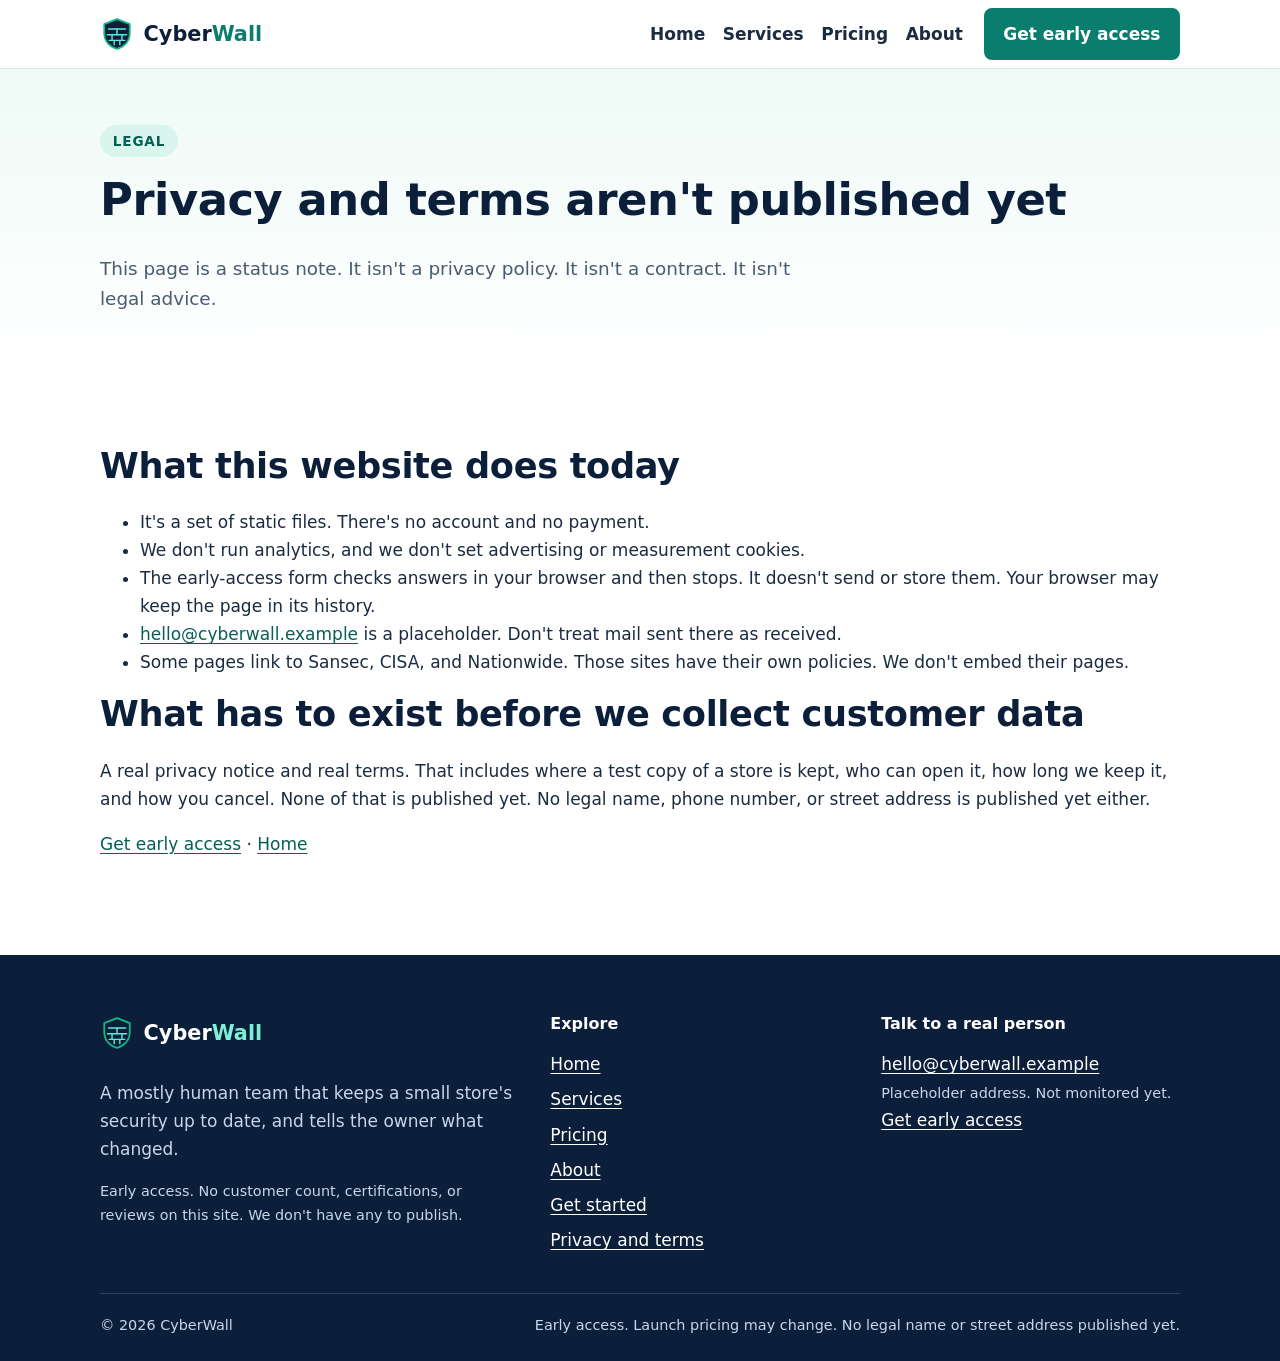
<file: legal.html>
<!DOCTYPE html>
<html lang="en">
<head>
<meta charset="utf-8">
<meta name="viewport" content="width=device-width, initial-scale=1">
<title>Privacy and terms status | CyberWall</title>
<meta name="description" content="CyberWall has not published a privacy policy or terms yet. This page says what the static site does with data today.">
<link rel="canonical" href="https://www.cyberwall.example/legal.html">
<meta name="color-scheme" content="light">
<meta name="theme-color" content="#0b1f3a">
<meta name="referrer" content="strict-origin-when-cross-origin">
<meta property="og:type" content="website">
<meta property="og:site_name" content="CyberWall">
<meta property="og:title" content="Privacy and terms status | CyberWall">
<meta property="og:description" content="CyberWall has not published a privacy policy or terms yet. This page says what the static site does with data today.">
<meta property="og:url" content="https://www.cyberwall.example/legal.html">
<meta property="og:image" content="https://www.cyberwall.example/og.png">
<meta property="og:image:width" content="1200">
<meta property="og:image:height" content="630">
<meta property="og:image:alt" content="CyberWall. Real people looking after small online stores.">
<meta name="twitter:card" content="summary_large_image">
<meta name="twitter:title" content="Privacy and terms status | CyberWall">
<meta name="twitter:description" content="CyberWall has not published a privacy policy or terms yet. This page says what the static site does with data today.">
<meta name="twitter:image" content="https://www.cyberwall.example/og.png">
<meta name="twitter:image:alt" content="CyberWall. Real people looking after small online stores.">
<link rel="icon" href="favicon.svg" type="image/svg+xml">
<link rel="icon" href="favicon-32.png" sizes="32x32" type="image/png">
<link rel="apple-touch-icon" href="apple-touch-icon.png">
<link rel="stylesheet" href="style.css">
<script src="script.js"></script>
</head>
<body>
<a class="skip" href="#main">Skip to main content</a>
<header class="site-header">
  <div class="container bar">
    <a class="brand" href="index.html"><svg viewBox="0 0 48 48" aria-hidden="true" focusable="false" xmlns="http://www.w3.org/2000/svg"><path d="M24 3 6 10v13c0 11 7.6 19.3 18 22 10.4-2.7 18-11 18-22V10L24 3Z" fill="#0b1f3a"/><g fill="none" stroke="#5eead4" stroke-width="2" stroke-linecap="round"><path d="M12 17h24M10.5 25h27M13 33h22"/><path d="M24 17v8M17 25v8M31 25v8M20 33v6M28 33v6"/></g><path d="M24 3 6 10v13c0 11 7.6 19.3 18 22 10.4-2.7 18-11 18-22V10L24 3Z" fill="none" stroke="#10b981" stroke-width="2.5" stroke-linejoin="round"/></svg><span>Cyber<b>Wall</b></span></a>
    <button class="nav-toggle" type="button" aria-expanded="false" aria-controls="site-nav"><span class="bars" aria-hidden="true"></span> <span class="nav-toggle-text">Menu</span></button>
    <nav id="site-nav" class="nav" aria-label="Main">
        <a href="index.html">Home</a>
        <a href="services.html">Services</a>
        <a href="pricing.html">Pricing</a>
        <a href="about.html">About</a>
        <a class="btn" href="contact.html">Get early access</a>
    </nav>
  </div>
</header>
<main id="main" tabindex="-1">
<section class="page-hero">
  <div class="container">
    <span class="eyebrow">Legal</span>
    <h1>Privacy and terms aren't published yet</h1>
    <p class="lead">This page is a status note. It isn't a privacy policy. It isn't a contract. It isn't legal advice.</p>
  </div>
</section>
<section class="section" aria-labelledby="today-h">
  <div class="container">
    <h2 id="today-h">What this website does today</h2>
    <ul>
      <li>It's a set of static files. There's no account and no payment.</li>
      <li>We don't run analytics, and we don't set advertising or measurement cookies.</li>
      <li>The early-access form checks answers in your browser and then stops. It doesn't send or store them. Your browser may keep the page in its history.</li>
      <li><a href="mailto:hello@cyberwall.example">hello@cyberwall.example</a> is a placeholder. Don't treat mail sent there as received.</li>
      <li>Some pages link to Sansec, CISA, and Nationwide. Those sites have their own policies. We don't embed their pages.</li>
    </ul>
    <h2 id="before-h">What has to exist before we collect customer data</h2>
    <p>A real privacy notice and real terms. That includes where a test copy of a store is kept, who can open it, how long we keep it, and how you cancel. None of that is published yet. No legal name, phone number, or street address is published yet either.</p>
    <p><a href="contact.html">Get early access</a> · <a href="index.html">Home</a></p>
  </div>
</section>
</main>
<footer class="site-footer">
  <div class="container">
    <div class="foot-grid">
      <div>
        <a class="brand" href="index.html"><svg viewBox="0 0 48 48" aria-hidden="true" focusable="false" xmlns="http://www.w3.org/2000/svg"><path d="M24 3 6 10v13c0 11 7.6 19.3 18 22 10.4-2.7 18-11 18-22V10L24 3Z" fill="#0b1f3a"/><g fill="none" stroke="#5eead4" stroke-width="2" stroke-linecap="round"><path d="M12 17h24M10.5 25h27M13 33h22"/><path d="M24 17v8M17 25v8M31 25v8M20 33v6M28 33v6"/></g><path d="M24 3 6 10v13c0 11 7.6 19.3 18 22 10.4-2.7 18-11 18-22V10L24 3Z" fill="none" stroke="#10b981" stroke-width="2.5" stroke-linejoin="round"/></svg><span>Cyber<b>Wall</b></span></a>
        <p class="mt-6">A mostly human team that keeps a small store's security up to date, and tells the owner what changed.</p>
        <p class="small">Early access. No customer count, certifications, or reviews on this site. We don't have any to publish.</p>
      </div>
      <nav aria-label="Footer">
        <p class="foot-label">Explore</p>
        <ul>
          <li><a href="index.html">Home</a></li>
          <li><a href="services.html">Services</a></li>
          <li><a href="pricing.html">Pricing</a></li>
          <li><a href="about.html">About</a></li>
          <li><a href="contact.html">Get started</a></li>
          <li><a href="legal.html">Privacy and terms</a></li>
        </ul>
      </nav>
      <div>
        <p class="foot-label">Talk to a real person</p>
        <address>
          <a href="mailto:hello@cyberwall.example">hello@cyberwall.example</a><br>
          <span class="small">Placeholder address. Not monitored yet.</span>
        </address>
        <p><a href="contact.html">Get early access</a></p>
      </div>
    </div>
    <div class="legal">
      <span>&copy; 2026 CyberWall</span>
      <span>Early access. Launch pricing may change. No legal name or street address published yet.</span>
    </div>
  </div>
</footer>
</body>
</html>
</file>
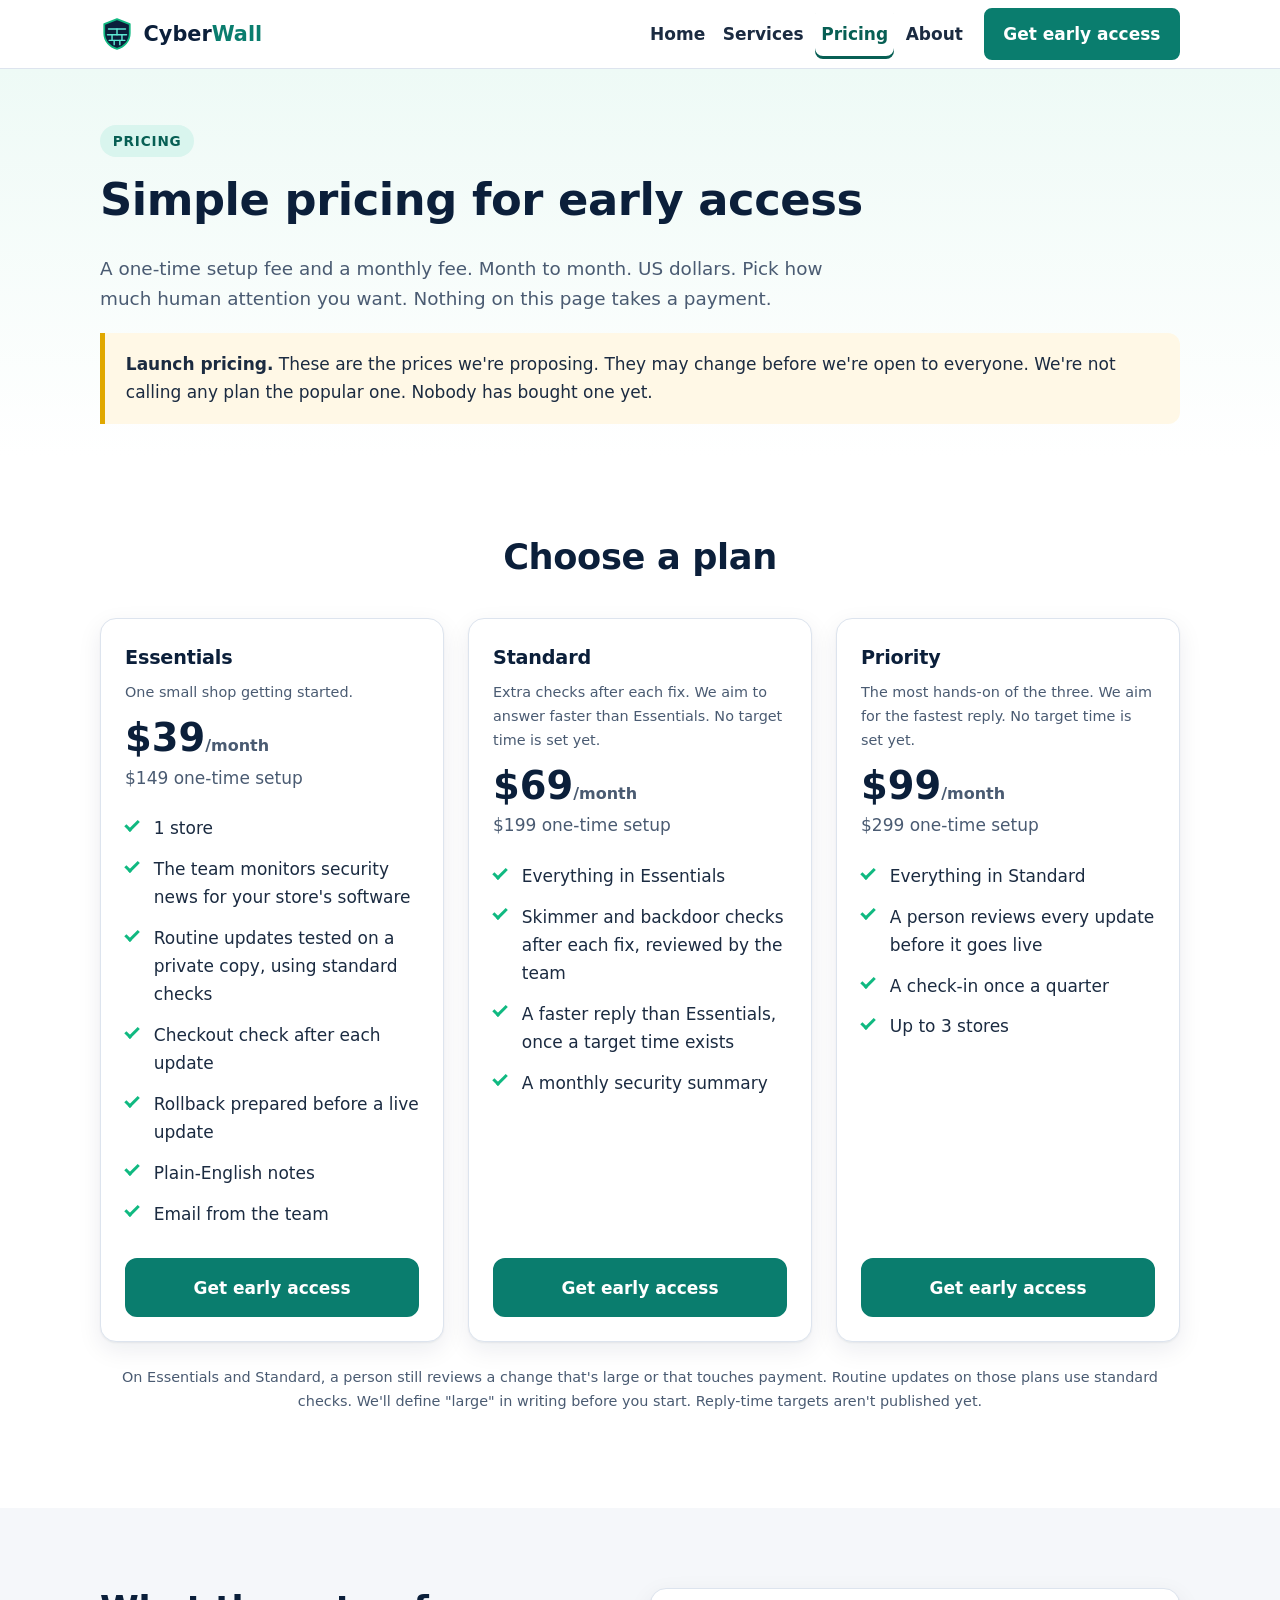
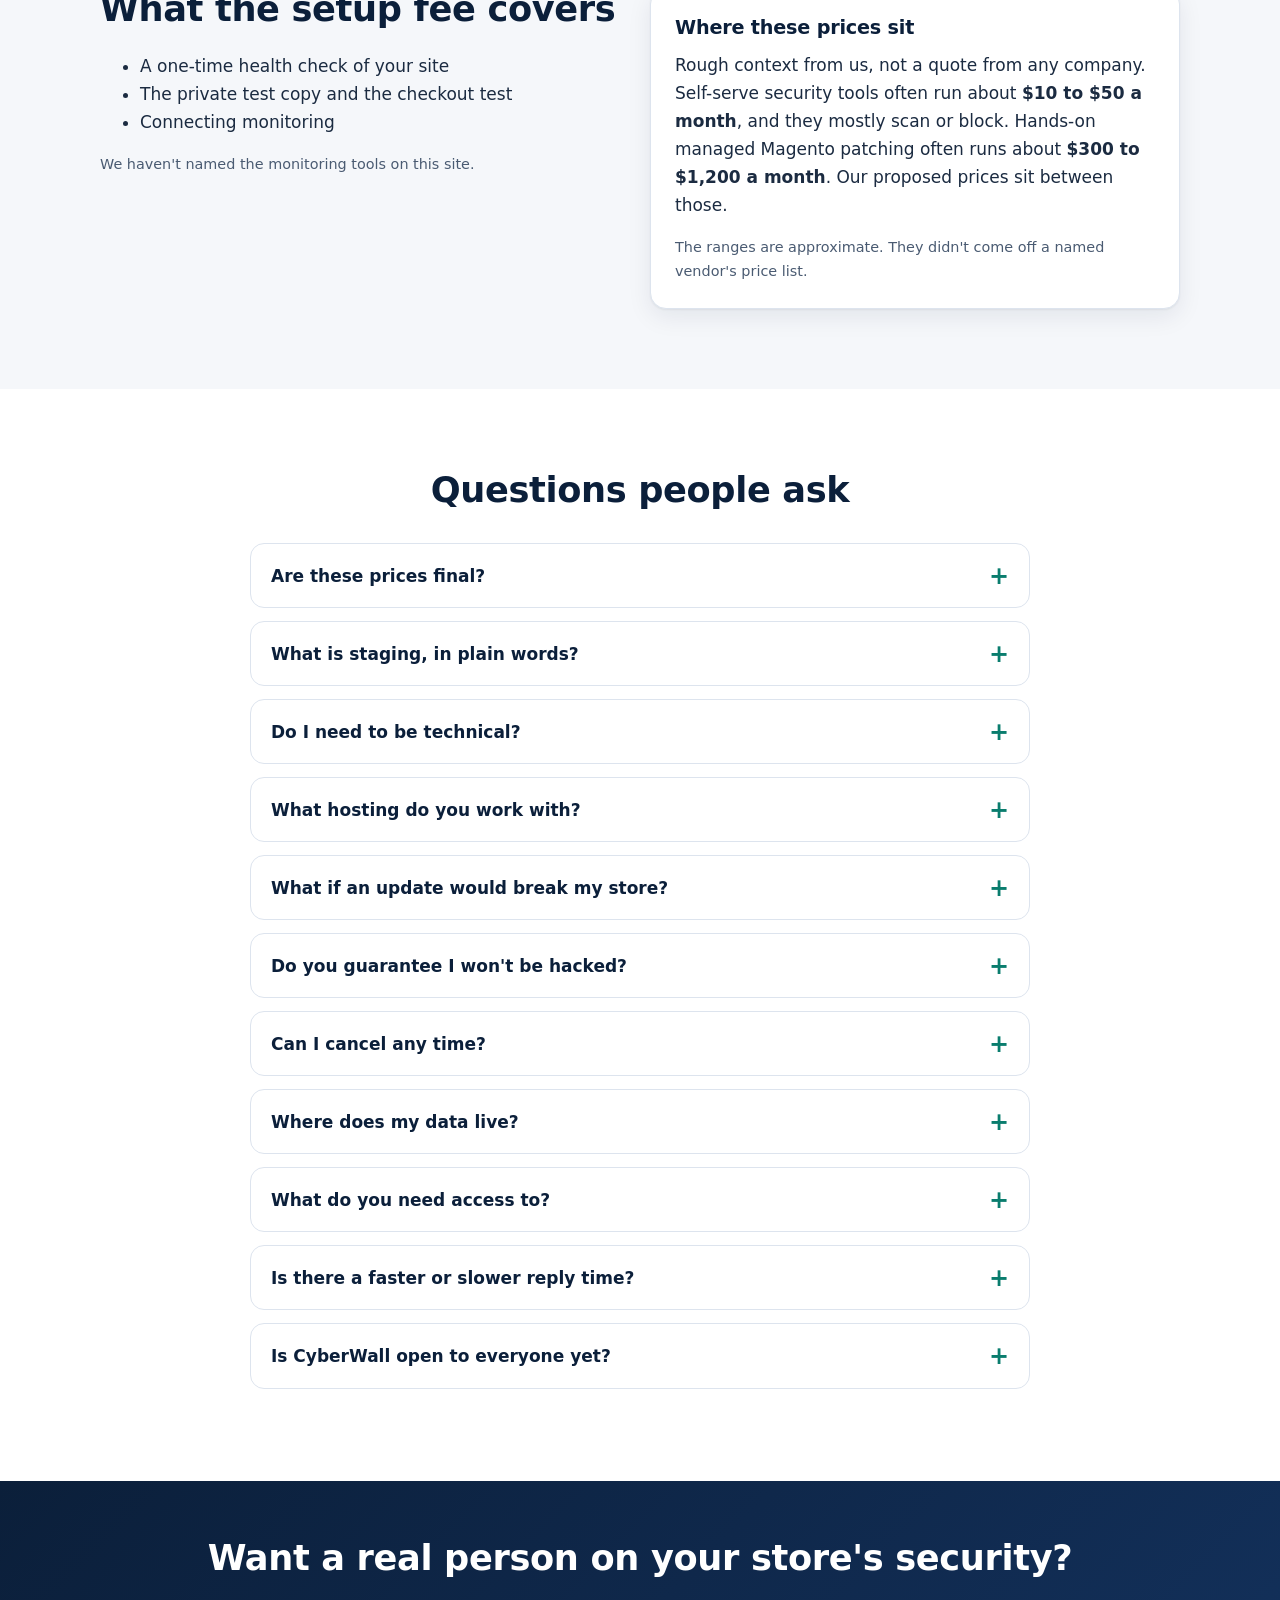
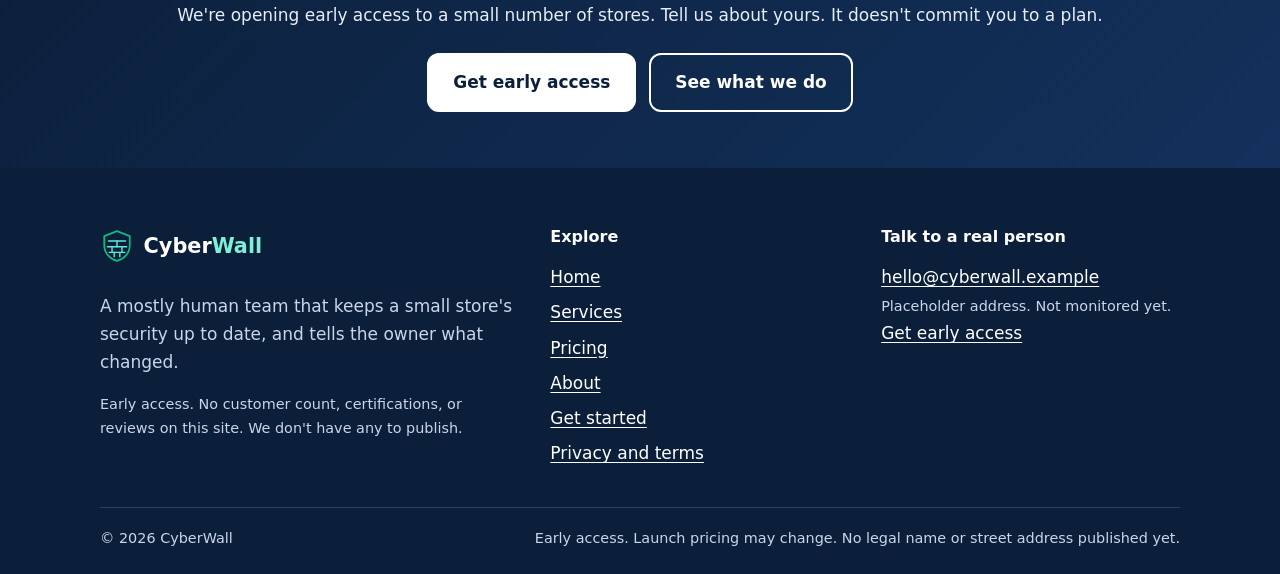
<file: pricing.html>
<!DOCTYPE html>
<html lang="en">
<head>
<meta charset="utf-8">
<meta name="viewport" content="width=device-width, initial-scale=1">
<title>CyberWall pricing, proposed for early access</title>
<meta name="description" content="Proposed CyberWall prices: Essentials $39, Standard $69, and Priority $99 a month, plus setup. Early access only. Final prices may change.">
<link rel="canonical" href="https://www.cyberwall.example/pricing.html">
<meta name="color-scheme" content="light">
<meta name="theme-color" content="#0b1f3a">
<meta name="referrer" content="strict-origin-when-cross-origin">
<meta property="og:type" content="website">
<meta property="og:site_name" content="CyberWall">
<meta property="og:title" content="CyberWall pricing, proposed for early access">
<meta property="og:description" content="Proposed CyberWall prices: Essentials $39, Standard $69, and Priority $99 a month, plus setup. Early access only. Final prices may change.">
<meta property="og:url" content="https://www.cyberwall.example/pricing.html">
<meta property="og:image" content="https://www.cyberwall.example/og.png">
<meta property="og:image:width" content="1200">
<meta property="og:image:height" content="630">
<meta property="og:image:alt" content="CyberWall. Real people looking after small online stores.">
<meta name="twitter:card" content="summary_large_image">
<meta name="twitter:title" content="CyberWall pricing, proposed for early access">
<meta name="twitter:description" content="Proposed CyberWall prices: Essentials $39, Standard $69, and Priority $99 a month, plus setup. Early access only. Final prices may change.">
<meta name="twitter:image" content="https://www.cyberwall.example/og.png">
<meta name="twitter:image:alt" content="CyberWall. Real people looking after small online stores.">
<link rel="icon" href="favicon.svg" type="image/svg+xml">
<link rel="icon" href="favicon-32.png" sizes="32x32" type="image/png">
<link rel="apple-touch-icon" href="apple-touch-icon.png">
<link rel="stylesheet" href="style.css">
<script src="script.js"></script>
</head>
<body>
<a class="skip" href="#main">Skip to main content</a>
<header class="site-header">
  <div class="container bar">
    <a class="brand" href="index.html"><svg viewBox="0 0 48 48" aria-hidden="true" focusable="false" xmlns="http://www.w3.org/2000/svg"><path d="M24 3 6 10v13c0 11 7.6 19.3 18 22 10.4-2.7 18-11 18-22V10L24 3Z" fill="#0b1f3a"/><g fill="none" stroke="#5eead4" stroke-width="2" stroke-linecap="round"><path d="M12 17h24M10.5 25h27M13 33h22"/><path d="M24 17v8M17 25v8M31 25v8M20 33v6M28 33v6"/></g><path d="M24 3 6 10v13c0 11 7.6 19.3 18 22 10.4-2.7 18-11 18-22V10L24 3Z" fill="none" stroke="#10b981" stroke-width="2.5" stroke-linejoin="round"/></svg><span>Cyber<b>Wall</b></span></a>
    <button class="nav-toggle" type="button" aria-expanded="false" aria-controls="site-nav"><span class="bars" aria-hidden="true"></span> <span class="nav-toggle-text">Menu</span></button>
    <nav id="site-nav" class="nav" aria-label="Main">
        <a href="index.html">Home</a>
        <a href="services.html">Services</a>
        <a href="pricing.html" aria-current="page">Pricing</a>
        <a href="about.html">About</a>
        <a class="btn" href="contact.html">Get early access</a>
    </nav>
  </div>
</header>
<main id="main" tabindex="-1">
<section class="page-hero">
  <div class="container">
    <span class="eyebrow">Pricing</span>
    <h1>Simple pricing for early access</h1>
    <p class="lead">A one-time setup fee and a monthly fee. Month to month. US dollars. Pick how much human attention you want. Nothing on this page takes a payment.</p>
    <div class="callout warn"><strong>Launch pricing.</strong> These are the prices we're proposing. They may change before we're open to everyone. We're not calling any plan the popular one. Nobody has bought one yet.</div>
  </div>
</section>

<section class="section" aria-labelledby="plans-h">
  <div class="container">
    <h2 id="plans-h" class="center">Choose a plan</h2>
    <div class="plans mt-8">
      <div class="card plan" id="essentials">
        <h3>Essentials</h3>
        <p class="small">One small shop getting started.</p>
        <div class="price">$39<small>/month</small></div>
        <p class="setup">$149 one-time setup</p>
        <ul>
          <li>1 store</li>
          <li>The team monitors security news for your store's software</li>
          <li>Routine updates tested on a private copy, using standard checks</li>
          <li>Checkout check after each update</li>
          <li>Rollback prepared before a live update</li>
          <li>Plain-English notes</li>
          <li>Email from the team</li>
        </ul>
        <a class="btn" href="contact.html?plan=essentials">Get early access</a>
      </div>
      <div class="card plan" id="standard">
        <h3>Standard</h3>
        <p class="small">Extra checks after each fix. We aim to answer faster than Essentials. No target time is set yet.</p>
        <div class="price">$69<small>/month</small></div>
        <p class="setup">$199 one-time setup</p>
        <ul>
          <li>Everything in Essentials</li>
          <li>Skimmer and backdoor checks after each fix, reviewed by the team</li>
          <li>A faster reply than Essentials, once a target time exists</li>
          <li>A monthly security summary</li>
        </ul>
        <a class="btn" href="contact.html?plan=standard">Get early access</a>
      </div>
      <div class="card plan" id="priority">
        <h3>Priority</h3>
        <p class="small">The most hands-on of the three. We aim for the fastest reply. No target time is set yet.</p>
        <div class="price">$99<small>/month</small></div>
        <p class="setup">$299 one-time setup</p>
        <ul>
          <li>Everything in Standard</li>
          <li>A person reviews every update before it goes live</li>
          <li>A check-in once a quarter</li>
          <li>Up to 3 stores</li>
        </ul>
        <a class="btn" href="contact.html?plan=priority">Get early access</a>
      </div>
    </div>
    <p class="small center mt-6">On Essentials and Standard, a person still reviews a change that's large or that touches payment. Routine updates on those plans use standard checks. We'll define "large" in writing before you start. Reply-time targets aren't published yet.</p>
  </div>
</section>

<section class="section soft" aria-labelledby="setup-h">
  <div class="container grid two">
    <div>
      <h2 id="setup-h">What the setup fee covers</h2>
      <ul>
        <li>A one-time health check of your site</li>
        <li>The private test copy and the checkout test</li>
        <li>Connecting monitoring</li>
      </ul>
      <p class="small">We haven't named the monitoring tools on this site.</p>
    </div>
    <div class="card">
      <h3>Where these prices sit</h3>
      <p>Rough context from us, not a quote from any company. Self-serve security tools often run about <strong>$10 to $50 a month</strong>, and they mostly scan or block. Hands-on managed Magento patching often runs about <strong>$300 to $1,200 a month</strong>. Our proposed prices sit between those.</p>
      <p class="small">The ranges are approximate. They didn't come off a named vendor's price list.</p>
    </div>
  </div>
</section>

<section class="section faq" id="faq" aria-labelledby="faq-h">
  <div class="container measure-faq">
    <h2 id="faq-h" class="center">Questions people ask</h2>
    <div class="mt-7">
      <details>
        <summary>Are these prices final? <span class="mark" aria-hidden="true"></span></summary>
        <p>No. They're proposed for early access and they may change. Asking for early access doesn't lock a price. This website doesn't charge you.</p>
      </details>
      <details>
        <summary>What is staging, in plain words? <span class="mark" aria-hidden="true"></span></summary>
        <p>A private copy of your store that customers can't see. We try each fix there first. If something breaks, it breaks on the copy.</p>
      </details>
      <details>
        <summary>Do I need to be technical? <span class="mark" aria-hidden="true"></span></summary>
        <p>No. We do the technical work and explain it in plain English. If we need something from you, we'll say what and how.</p>
      </details>
      <details>
        <summary>What hosting do you work with? <span class="mark" aria-hidden="true"></span></summary>
        <p>We're built for WooCommerce, WordPress, Magento, and Shopware. Hosting setups vary, so during early access we look at yours with you before you start. Sometimes the PHP update itself has to be done by the host. We'll tell you what to ask them, and we'll test the store on the new version first.</p>
      </details>
      <details>
        <summary>What if an update would break my store? <span class="mark" aria-hidden="true"></span></summary>
        <p>That's why we test on a copy first. If a fix causes trouble there, it doesn't go on the live store. We look for a safer way, and a person tells you. If something unexpected happens after a live update, the rollback is ready.</p>
      </details>
      <details>
        <summary>Do you guarantee I won't be hacked? <span class="mark" aria-hidden="true"></span></summary>
        <p>No. Nobody honest can. We cut the risk by fixing known holes quickly and carefully, with checks along the way.</p>
      </details>
      <details>
        <summary>Can I cancel any time? <span class="mark" aria-hidden="true"></span></summary>
        <p>Yes. Plans are month to month. The written cancellation terms aren't published yet. They will be, before anyone is billed. <a href='legal.html'>Privacy and terms status.</a></p>
      </details>
      <details>
        <summary>Where does my data live? <span class="mark" aria-hidden="true"></span></summary>
        <p>We aim to keep the private test copy in a private, access-controlled place, and to remove it when you leave. We'll confirm the details in writing before we take on customers. A privacy policy isn't published yet.</p>
      </details>
      <details>
        <summary>What do you need access to? <span class="mark" aria-hidden="true"></span></summary>
        <p>Enough access to the store and the host to make a test copy and apply updates. We agree that up front. We ask only for what we need, and we say why. We never ask you to email a password.</p>
      </details>
      <details>
        <summary>Is there a faster or slower reply time? <span class="mark" aria-hidden="true"></span></summary>
        <p>Standard is meant to be answered ahead of Essentials, and Priority ahead of Standard. The actual target times aren't decided, so they aren't printed. We won't invent a number of hours.</p>
      </details>
      <details>
        <summary>Is CyberWall open to everyone yet? <span class="mark" aria-hidden="true"></span></summary>
        <p>No. Early access is for a small number of stores, so each one gets real attention. Joining the list doesn't commit you.</p>
      </details>
    </div>
  </div>
</section>

<section class="cta-band" aria-labelledby="cta-h">
  <div class="container">
    <h2 id="cta-h">Want a real person on your store's security?</h2>
    <p>We're opening early access to a small number of stores. Tell us about yours. It doesn't commit you to a plan.</p>
    <div class="btn-row"><a class="btn light" href="contact.html">Get early access</a><a class="btn secondary" href="services.html">See what we do</a></div>
  </div>
</section>

</main>
<footer class="site-footer">
  <div class="container">
    <div class="foot-grid">
      <div>
        <a class="brand" href="index.html"><svg viewBox="0 0 48 48" aria-hidden="true" focusable="false" xmlns="http://www.w3.org/2000/svg"><path d="M24 3 6 10v13c0 11 7.6 19.3 18 22 10.4-2.7 18-11 18-22V10L24 3Z" fill="#0b1f3a"/><g fill="none" stroke="#5eead4" stroke-width="2" stroke-linecap="round"><path d="M12 17h24M10.5 25h27M13 33h22"/><path d="M24 17v8M17 25v8M31 25v8M20 33v6M28 33v6"/></g><path d="M24 3 6 10v13c0 11 7.6 19.3 18 22 10.4-2.7 18-11 18-22V10L24 3Z" fill="none" stroke="#10b981" stroke-width="2.5" stroke-linejoin="round"/></svg><span>Cyber<b>Wall</b></span></a>
        <p class="mt-6">A mostly human team that keeps a small store's security up to date, and tells the owner what changed.</p>
        <p class="small">Early access. No customer count, certifications, or reviews on this site. We don't have any to publish.</p>
      </div>
      <nav aria-label="Footer">
        <p class="foot-label">Explore</p>
        <ul>
          <li><a href="index.html">Home</a></li>
          <li><a href="services.html">Services</a></li>
          <li><a href="pricing.html">Pricing</a></li>
          <li><a href="about.html">About</a></li>
          <li><a href="contact.html">Get started</a></li>
          <li><a href="legal.html">Privacy and terms</a></li>
        </ul>
      </nav>
      <div>
        <p class="foot-label">Talk to a real person</p>
        <address>
          <a href="mailto:hello@cyberwall.example">hello@cyberwall.example</a><br>
          <span class="small">Placeholder address. Not monitored yet.</span>
        </address>
        <p><a href="contact.html">Get early access</a></p>
      </div>
    </div>
    <div class="legal">
      <span>&copy; 2026 CyberWall</span>
      <span>Early access. Launch pricing may change. No legal name or street address published yet.</span>
    </div>
  </div>
</footer>
</body>
</html>
</file>
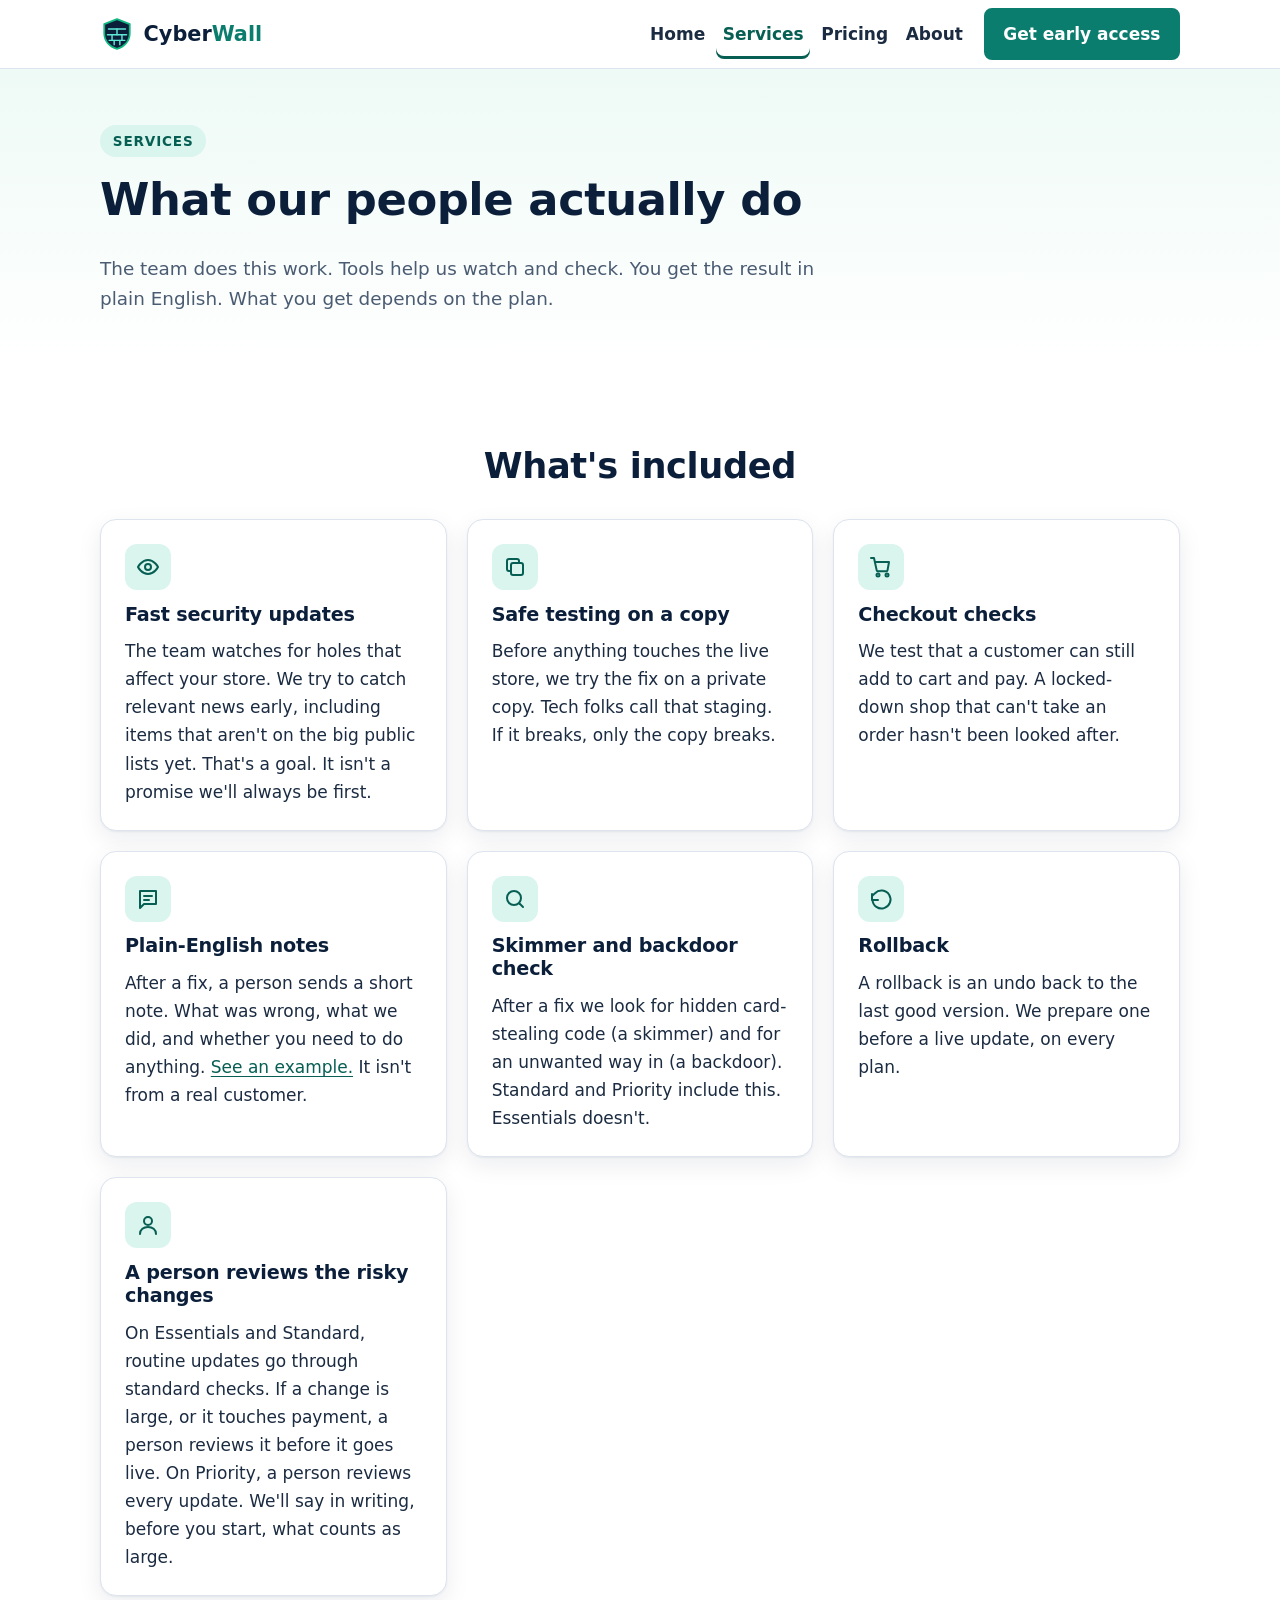
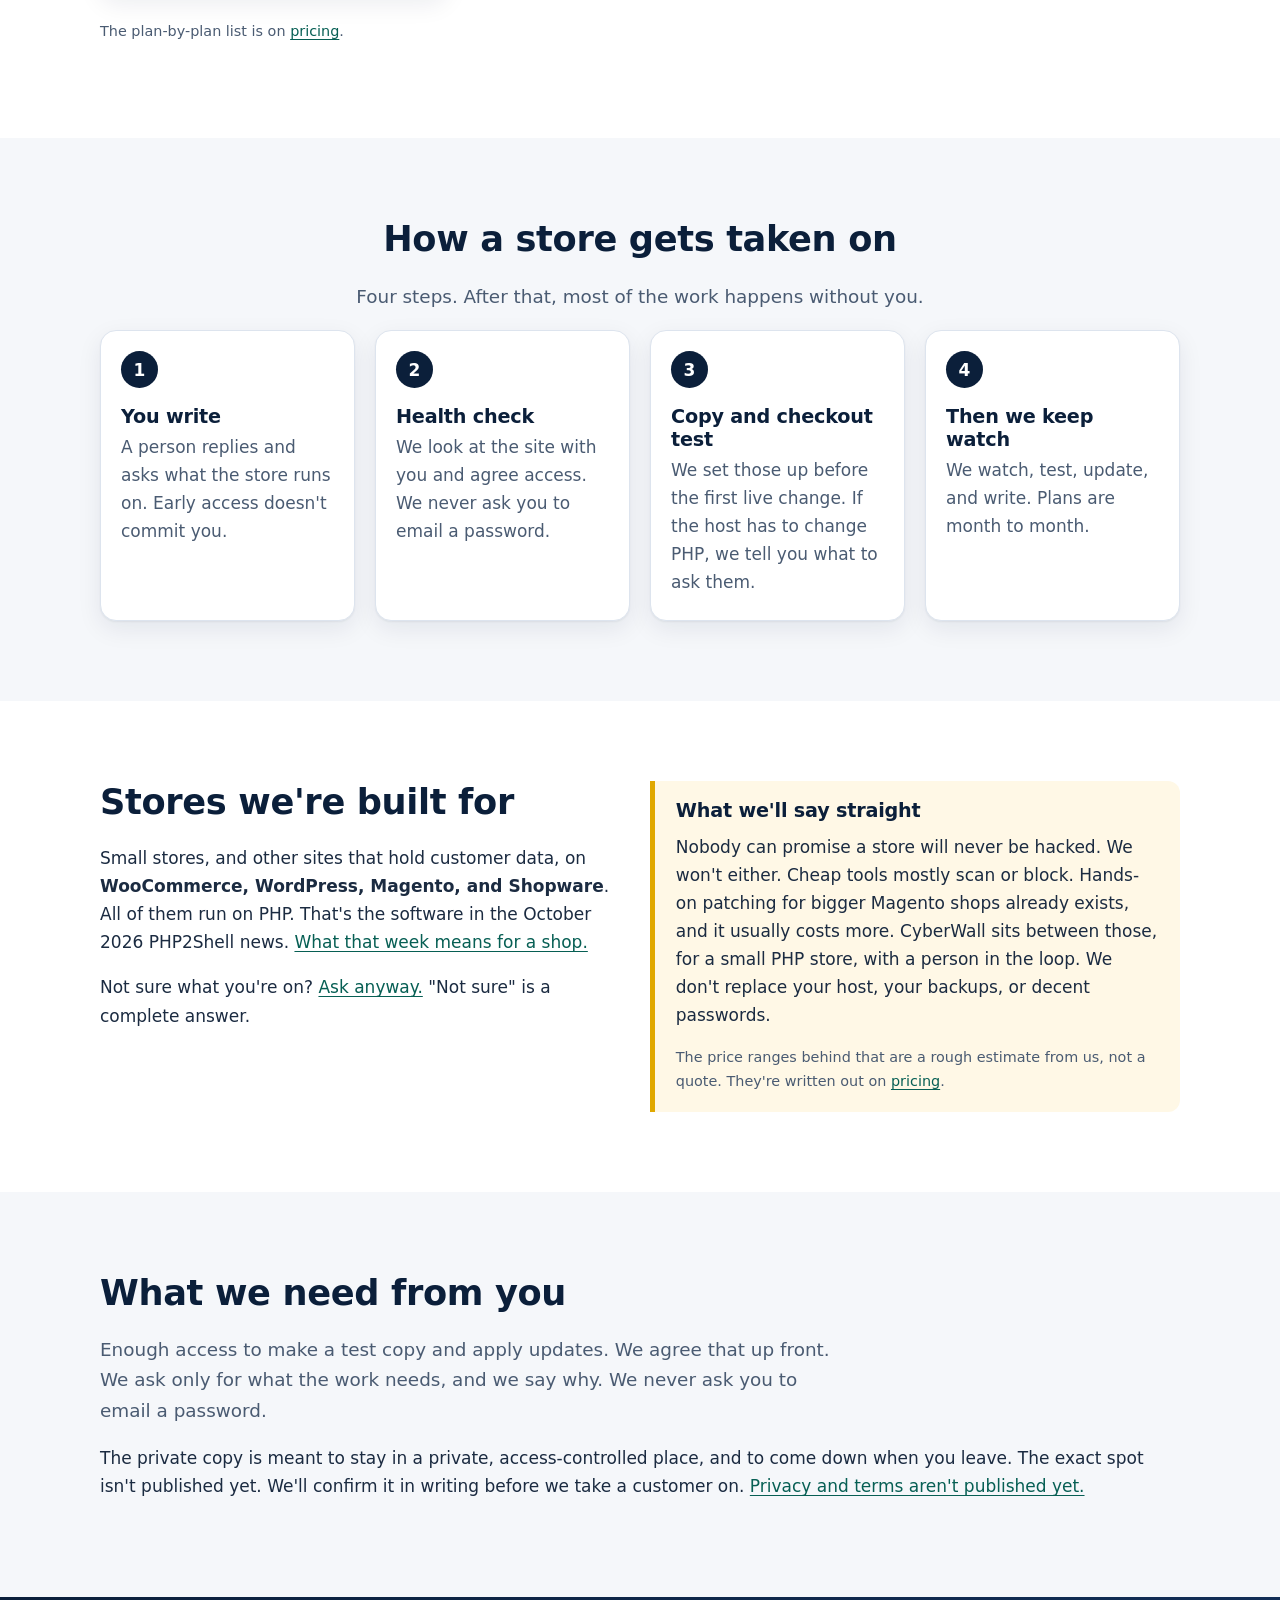
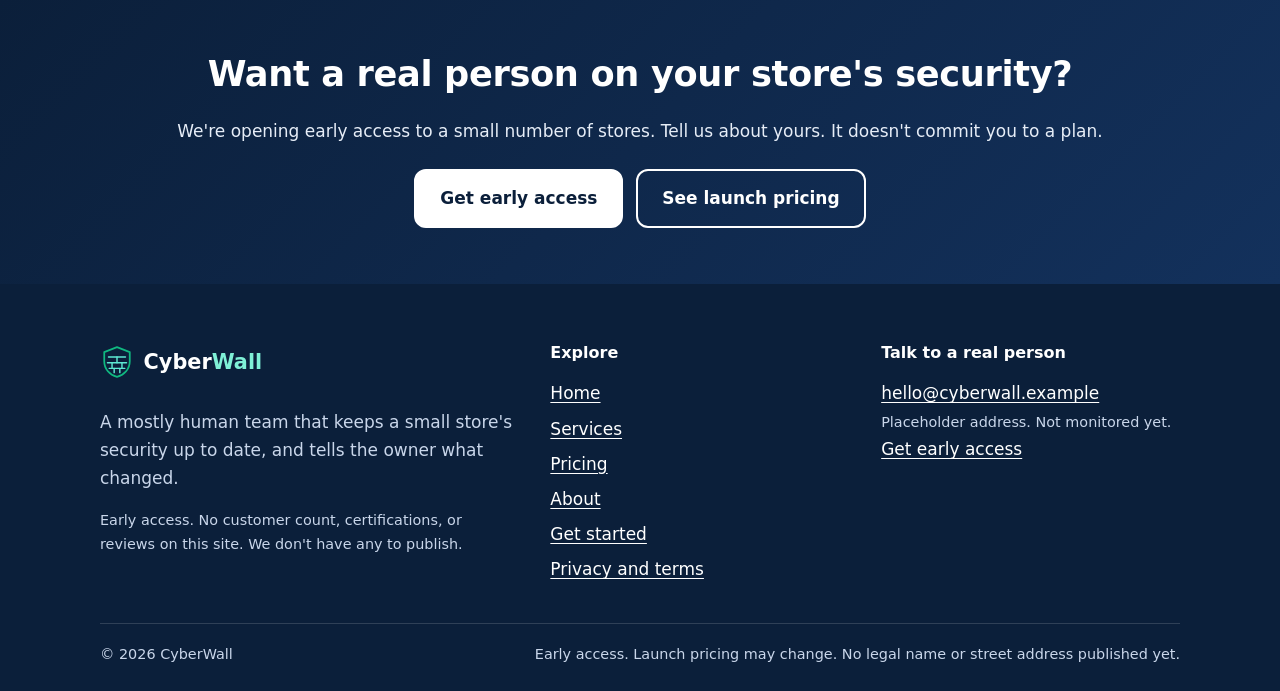
<file: services.html>
<!DOCTYPE html>
<html lang="en">
<head>
<meta charset="utf-8">
<meta name="viewport" content="width=device-width, initial-scale=1">
<title>What CyberWall does for your store</title>
<meta name="description" content="What the CyberWall team does: watch for holes, test fixes on a private copy, check checkout, prepare a rollback, and write a plain-English note.">
<link rel="canonical" href="https://www.cyberwall.example/services.html">
<meta name="color-scheme" content="light">
<meta name="theme-color" content="#0b1f3a">
<meta name="referrer" content="strict-origin-when-cross-origin">
<meta property="og:type" content="website">
<meta property="og:site_name" content="CyberWall">
<meta property="og:title" content="What CyberWall does for your store">
<meta property="og:description" content="What the CyberWall team does: watch for holes, test fixes on a private copy, check checkout, prepare a rollback, and write a plain-English note.">
<meta property="og:url" content="https://www.cyberwall.example/services.html">
<meta property="og:image" content="https://www.cyberwall.example/og.png">
<meta property="og:image:width" content="1200">
<meta property="og:image:height" content="630">
<meta property="og:image:alt" content="CyberWall. Real people looking after small online stores.">
<meta name="twitter:card" content="summary_large_image">
<meta name="twitter:title" content="What CyberWall does for your store">
<meta name="twitter:description" content="What the CyberWall team does: watch for holes, test fixes on a private copy, check checkout, prepare a rollback, and write a plain-English note.">
<meta name="twitter:image" content="https://www.cyberwall.example/og.png">
<meta name="twitter:image:alt" content="CyberWall. Real people looking after small online stores.">
<link rel="icon" href="favicon.svg" type="image/svg+xml">
<link rel="icon" href="favicon-32.png" sizes="32x32" type="image/png">
<link rel="apple-touch-icon" href="apple-touch-icon.png">
<link rel="stylesheet" href="style.css">
<script src="script.js"></script>
</head>
<body>
<a class="skip" href="#main">Skip to main content</a>
<header class="site-header">
  <div class="container bar">
    <a class="brand" href="index.html"><svg viewBox="0 0 48 48" aria-hidden="true" focusable="false" xmlns="http://www.w3.org/2000/svg"><path d="M24 3 6 10v13c0 11 7.6 19.3 18 22 10.4-2.7 18-11 18-22V10L24 3Z" fill="#0b1f3a"/><g fill="none" stroke="#5eead4" stroke-width="2" stroke-linecap="round"><path d="M12 17h24M10.5 25h27M13 33h22"/><path d="M24 17v8M17 25v8M31 25v8M20 33v6M28 33v6"/></g><path d="M24 3 6 10v13c0 11 7.6 19.3 18 22 10.4-2.7 18-11 18-22V10L24 3Z" fill="none" stroke="#10b981" stroke-width="2.5" stroke-linejoin="round"/></svg><span>Cyber<b>Wall</b></span></a>
    <button class="nav-toggle" type="button" aria-expanded="false" aria-controls="site-nav"><span class="bars" aria-hidden="true"></span> <span class="nav-toggle-text">Menu</span></button>
    <nav id="site-nav" class="nav" aria-label="Main">
        <a href="index.html">Home</a>
        <a href="services.html" aria-current="page">Services</a>
        <a href="pricing.html">Pricing</a>
        <a href="about.html">About</a>
        <a class="btn" href="contact.html">Get early access</a>
    </nav>
  </div>
</header>
<main id="main" tabindex="-1">
<section class="page-hero">
  <div class="container">
    <span class="eyebrow">Services</span>
    <h1>What our people actually do</h1>
    <p class="lead">The team does this work. Tools help us watch and check. You get the result in plain English. What you get depends on the plan.</p>
  </div>
</section>

<section class="section" aria-labelledby="svc-h">
  <div class="container">
    <h2 id="svc-h" class="center">What's included</h2>
    <div class="grid three mt-7">
      <div class="card"><span class="icon"><svg viewBox="0 0 24 24" fill="none" stroke="currentColor" stroke-width="2" stroke-linecap="round" stroke-linejoin="round" aria-hidden="true"><path d="M2 12s3.6-7 10-7 10 7 10 7-3.6 7-10 7S2 12 2 12Z"/><circle cx="12" cy="12" r="3"/></svg></span><h3>Fast security updates</h3><p>The team watches for holes that affect your store. We try to catch relevant news early, including items that aren't on the big public lists yet. That's a goal. It isn't a promise we'll always be first.</p></div>
      <div class="card"><span class="icon"><svg viewBox="0 0 24 24" fill="none" stroke="currentColor" stroke-width="2" stroke-linecap="round" stroke-linejoin="round" aria-hidden="true"><rect x="8" y="8" width="12" height="12" rx="2"/><path d="M16 8V6a2 2 0 0 0-2-2H6a2 2 0 0 0-2 2v8a2 2 0 0 0 2 2h2"/></svg></span><h3>Safe testing on a copy</h3><p>Before anything touches the live store, we try the fix on a private copy. Tech folks call that staging. If it breaks, only the copy breaks.</p></div>
      <div class="card"><span class="icon"><svg viewBox="0 0 24 24" fill="none" stroke="currentColor" stroke-width="2" stroke-linecap="round" stroke-linejoin="round" aria-hidden="true"><circle cx="9" cy="20" r="1.5"/><circle cx="18" cy="20" r="1.5"/><path d="M2 3h3l2.7 12.4a1 1 0 0 0 1 .8h8.8a1 1 0 0 0 1-.8L20 7H6"/></svg></span><h3>Checkout checks</h3><p>We test that a customer can still add to cart and pay. A locked-down shop that can't take an order hasn't been looked after.</p></div>
      <div class="card"><span class="icon"><svg viewBox="0 0 24 24" fill="none" stroke="currentColor" stroke-width="2" stroke-linecap="round" stroke-linejoin="round" aria-hidden="true"><path d="M4 4h16v13H8l-4 4V4Z"/><path d="M8 9h8M8 13h5"/></svg></span><h3>Plain-English notes</h3><p>After a fix, a person sends a short note. What was wrong, what we did, and whether you need to do anything. <a href="index.html#sample-h">See an example.</a> It isn't from a real customer.</p></div>
      <div class="card"><span class="icon"><svg viewBox="0 0 24 24" fill="none" stroke="currentColor" stroke-width="2" stroke-linecap="round" stroke-linejoin="round" aria-hidden="true"><circle cx="11" cy="11" r="7"/><path d="m20 20-3.5-3.5"/></svg></span><h3>Skimmer and backdoor check</h3><p>After a fix we look for hidden card-stealing code (a skimmer) and for an unwanted way in (a backdoor). Standard and Priority include this. Essentials doesn't.</p></div>
      <div class="card"><span class="icon"><svg viewBox="0 0 24 24" fill="none" stroke="currentColor" stroke-width="2" stroke-linecap="round" stroke-linejoin="round" aria-hidden="true"><path d="M3 7v6h6"/><path d="M3.5 13A9 9 0 1 0 6 6.3L3 9"/></svg></span><h3>Rollback</h3><p>A rollback is an undo back to the last good version. We prepare one before a live update, on every plan.</p></div>
      <div class="card"><span class="icon"><svg viewBox="0 0 24 24" fill="none" stroke="currentColor" stroke-width="2" stroke-linecap="round" stroke-linejoin="round" aria-hidden="true"><circle cx="12" cy="8" r="4"/><path d="M4 21c0-4.4 3.6-7 8-7s8 2.6 8 7"/></svg></span><h3>A person reviews the risky changes</h3><p>On Essentials and Standard, routine updates go through standard checks. If a change is large, or it touches payment, a person reviews it before it goes live. On Priority, a person reviews every update. We'll say in writing, before you start, what counts as large.</p></div>
    </div>
    <p class="small mt-6">The plan-by-plan list is on <a href="pricing.html">pricing</a>.</p>
  </div>
</section>

<section class="section soft" aria-labelledby="hiw-h">
  <div class="container">
    <div class="center"><h2 id="hiw-h">How a store gets taken on</h2><p class="lead">Four steps. After that, most of the work happens without you.</p></div>
    <ol class="steps mt-8">
      <li><h3>You write</h3><p>A person replies and asks what the store runs on. Early access doesn't commit you.</p></li>
      <li><h3>Health check</h3><p>We look at the site with you and agree access. We never ask you to email a password.</p></li>
      <li><h3>Copy and checkout test</h3><p>We set those up before the first live change. If the host has to change PHP, we tell you what to ask them.</p></li>
      <li><h3>Then we keep watch</h3><p>We watch, test, update, and write. Plans are month to month.</p></li>
    </ol>
  </div>
</section>

<section class="section" aria-labelledby="plat-h">
  <div class="container grid two">
    <div>
      <h2 id="plat-h">Stores we're built for</h2>
      <p>Small stores, and other sites that hold customer data, on <strong>WooCommerce, WordPress, Magento, and Shopware</strong>. All of them run on PHP. That's the software in the October 2026 PHP2Shell news. <a href="index.html#php2shell">What that week means for a shop.</a></p>
      <p>Not sure what you're on? <a href="contact.html">Ask anyway.</a> "Not sure" is a complete answer.</p>
    </div>
    <div class="callout warn">
      <h3>What we'll say straight</h3>
      <p>Nobody can promise a store will never be hacked. We won't either. Cheap tools mostly scan or block. Hands-on patching for bigger Magento shops already exists, and it usually costs more. CyberWall sits between those, for a small PHP store, with a person in the loop. We don't replace your host, your backups, or decent passwords.</p>
      <p class="small">The price ranges behind that are a rough estimate from us, not a quote. They're written out on <a href="pricing.html">pricing</a>.</p>
    </div>
  </div>
</section>

<section class="section soft" aria-labelledby="access-h">
  <div class="container">
    <h2 id="access-h">What we need from you</h2>
    <p class="lead">Enough access to make a test copy and apply updates. We agree that up front. We ask only for what the work needs, and we say why. We never ask you to email a password.</p>
    <p>The private copy is meant to stay in a private, access-controlled place, and to come down when you leave. The exact spot isn't published yet. We'll confirm it in writing before we take a customer on. <a href="legal.html">Privacy and terms aren't published yet.</a></p>
  </div>
</section>

<section class="cta-band" aria-labelledby="cta-h">
  <div class="container">
    <h2 id="cta-h">Want a real person on your store's security?</h2>
    <p>We're opening early access to a small number of stores. Tell us about yours. It doesn't commit you to a plan.</p>
    <div class="btn-row"><a class="btn light" href="contact.html">Get early access</a><a class="btn secondary" href="pricing.html">See launch pricing</a></div>
  </div>
</section>

</main>
<footer class="site-footer">
  <div class="container">
    <div class="foot-grid">
      <div>
        <a class="brand" href="index.html"><svg viewBox="0 0 48 48" aria-hidden="true" focusable="false" xmlns="http://www.w3.org/2000/svg"><path d="M24 3 6 10v13c0 11 7.6 19.3 18 22 10.4-2.7 18-11 18-22V10L24 3Z" fill="#0b1f3a"/><g fill="none" stroke="#5eead4" stroke-width="2" stroke-linecap="round"><path d="M12 17h24M10.5 25h27M13 33h22"/><path d="M24 17v8M17 25v8M31 25v8M20 33v6M28 33v6"/></g><path d="M24 3 6 10v13c0 11 7.6 19.3 18 22 10.4-2.7 18-11 18-22V10L24 3Z" fill="none" stroke="#10b981" stroke-width="2.5" stroke-linejoin="round"/></svg><span>Cyber<b>Wall</b></span></a>
        <p class="mt-6">A mostly human team that keeps a small store's security up to date, and tells the owner what changed.</p>
        <p class="small">Early access. No customer count, certifications, or reviews on this site. We don't have any to publish.</p>
      </div>
      <nav aria-label="Footer">
        <p class="foot-label">Explore</p>
        <ul>
          <li><a href="index.html">Home</a></li>
          <li><a href="services.html">Services</a></li>
          <li><a href="pricing.html">Pricing</a></li>
          <li><a href="about.html">About</a></li>
          <li><a href="contact.html">Get started</a></li>
          <li><a href="legal.html">Privacy and terms</a></li>
        </ul>
      </nav>
      <div>
        <p class="foot-label">Talk to a real person</p>
        <address>
          <a href="mailto:hello@cyberwall.example">hello@cyberwall.example</a><br>
          <span class="small">Placeholder address. Not monitored yet.</span>
        </address>
        <p><a href="contact.html">Get early access</a></p>
      </div>
    </div>
    <div class="legal">
      <span>&copy; 2026 CyberWall</span>
      <span>Early access. Launch pricing may change. No legal name or street address published yet.</span>
    </div>
  </div>
</footer>
</body>
</html>
</file>
<file: style.css>
/* CyberWall — original navy / teal / mint look, tidied.
   Colors, type, space, and radii live in :root. No build, no external fonts. */

:root {
  --navy: #0b1f3a;
  --navy-2: #13315c;
  --ink: #1b2b41;
  --muted: #4a5b72;
  --teal: #0a7d6e;
  --teal-dark: #075f54;
  --emerald: #10b981;
  --mint: #d9f5ee;
  --mint-2: #eefaf6;
  --mint-bright: #7ff0d6;
  --bg: #ffffff;
  --bg-soft: #f5f7fa;
  --line: #dde4ee;
  --line-strong: #6a7e96;
  --on-navy: #e6edf7;
  --on-navy-muted: #c9d6ea;
  --warn-bg: #fff8e6;
  --warn-line: #f0d58a;
  --warn-ink: #6b4b00;
  --danger: #b42318;
  --danger-bg: #fdf2f2;
  --focus: #0b1f3a;
  --focus-on-dark: #ffffff;

  --font: system-ui, -apple-system, "Segoe UI", Roboto, "Helvetica Neue", Arial, sans-serif;
  --text-body: 1.0625rem;
  --text-lead: 1.15rem;
  --text-small: 0.9rem;
  --text-h1: clamp(2rem, 6vw, 3.2rem);
  --text-h2: clamp(1.55rem, 4vw, 2.2rem);
  --text-h3: 1.2rem;
  --text-price: 2.4rem;
  --leading-tight: 1.2;
  --leading-body: 1.65;

  --space-1: 0.35rem;
  --space-2: 0.5rem;
  --space-3: 0.75rem;
  --space-4: 1rem;
  --space-5: 1.25rem;
  --space-6: 1.5rem;
  --space-7: 2rem;
  --space-8: 2.5rem;
  --space-9: 3.5rem;
  --space-10: 5rem;
  --header-h: 4.25rem;
  --header-offset: 5.5rem;
  --content: 1120px;
  --measure: 46rem;
  --tap: 44px;

  --radius: 16px;
  --radius-sm: 10px;
  --radius-md: 14px;
  --radius-lg: 20px;
  --radius-pill: 999px;
  --shadow: 0 1px 2px rgba(11, 31, 58, 0.06), 0 8px 24px rgba(11, 31, 58, 0.08);
  --duration: 0.15s;
}

*,
*::before,
*::after { box-sizing: border-box; }

html { -webkit-text-size-adjust: 100%; }

body {
  margin: 0;
  font-family: var(--font);
  font-size: var(--text-body);
  line-height: var(--leading-body);
  color: var(--ink);
  background: var(--bg);
  overflow-wrap: break-word;
}

img, svg { max-width: 100%; height: auto; }

h1, h2, h3 {
  color: var(--navy);
  line-height: var(--leading-tight);
  letter-spacing: -0.01em;
  margin: 0 0 0.6em;
}

h1 { font-size: var(--text-h1); }
h2 { font-size: var(--text-h2); }
h3 { font-size: var(--text-h3); }
p { margin: 0 0 1em; }

a {
  color: var(--teal-dark);
  text-underline-offset: 3px;
  transition: color var(--duration) ease, background-color var(--duration) ease, border-color var(--duration) ease;
}

a:hover { color: var(--navy); }

:focus-visible {
  outline: 3px solid var(--focus);
  outline-offset: 3px;
  border-radius: 6px;
}

.trust :focus-visible,
.cta-band :focus-visible,
.site-footer :focus-visible {
  outline-color: var(--focus-on-dark);
}

.skip {
  position: absolute;
  left: 0.75rem;
  top: 0.75rem;
  transform: translateY(-160%);
  background: var(--navy);
  color: #fff;
  padding: 0.7rem 1rem;
  z-index: 100;
  font-weight: 700;
  text-decoration: none;
  border-radius: var(--radius-sm);
}

.skip:focus { transform: none; }

.container {
  width: min(var(--content), 100%);
  margin: 0 auto;
  padding: 0 var(--space-5);
}

.container.measure-faq { max-width: 820px; }

.lead { font-size: var(--text-lead); color: var(--muted); max-width: var(--measure); }
.small, .note { font-size: var(--text-small); color: var(--muted); }
.center { text-align: center; }
.center .lead { margin-left: auto; margin-right: auto; }
.mt-6 { margin-top: var(--space-6); }
.mt-7 { margin-top: var(--space-7); }
.mt-8 { margin-top: var(--space-8); }

.eyebrow {
  display: inline-block;
  font-weight: 700;
  font-size: 0.85rem;
  letter-spacing: 0.06em;
  text-transform: uppercase;
  color: var(--teal-dark);
  background: var(--mint);
  padding: 0.3rem 0.8rem;
  border-radius: var(--radius-pill);
  margin-bottom: var(--space-4);
}

main :is(h1, h2, h3, [id]) { scroll-margin-top: var(--header-offset); }
main:focus { outline: none; }

/* Header */

.site-header {
  position: sticky;
  top: 0;
  z-index: 50;
  background: rgba(255, 255, 255, 0.96);
  backdrop-filter: blur(8px);
  border-bottom: 1px solid var(--line);
}

.bar {
  display: flex;
  flex-wrap: wrap;
  align-items: center;
  justify-content: space-between;
  min-height: var(--header-h);
  gap: var(--space-4);
}

.brand {
  display: flex;
  align-items: center;
  gap: 0.6rem;
  min-height: var(--tap);
  font-weight: 800;
  font-size: 1.3rem;
  color: var(--navy);
  text-decoration: none;
}

.brand svg { width: 34px; height: 34px; flex: none; }
.brand span b { color: var(--teal); }
.brand:hover { color: var(--navy); }

.nav-toggle {
  display: none;
  align-items: center;
  gap: var(--space-2);
  min-height: var(--tap);
  background: none;
  border: 1px solid var(--line);
  border-radius: var(--radius-sm);
  padding: var(--space-2) 0.8rem;
  font: inherit;
  font-weight: 600;
  color: var(--navy);
  cursor: pointer;
}

.js .nav-toggle { display: inline-flex; }

.nav-toggle .bars {
  width: 18px;
  height: 2px;
  background: var(--navy);
  position: relative;
  display: inline-block;
}

.nav-toggle .bars::before,
.nav-toggle .bars::after {
  content: "";
  position: absolute;
  left: 0;
  width: 18px;
  height: 2px;
  background: var(--navy);
}

.nav-toggle .bars::before { top: -6px; }
.nav-toggle .bars::after { top: 6px; }

.nav {
  display: flex;
  flex-direction: column;
  gap: 0.25rem;
  width: 100%;
  order: 3;
  padding-bottom: var(--space-4);
}

.js .nav { display: none; }
.js .nav.open { display: flex; }

.nav a {
  display: inline-flex;
  align-items: center;
  min-height: var(--tap);
  padding: 0.7rem 0.4rem;
  text-decoration: none;
  color: var(--ink);
  font-weight: 600;
  border-radius: 8px;
}

.nav a:hover { color: var(--teal-dark); background: var(--bg-soft); }

.nav a[aria-current="page"] {
  color: var(--teal-dark);
  box-shadow: inset 0 -3px 0 var(--teal-dark);
}

.nav .btn { margin-top: 0.4rem; text-align: center; justify-content: center; }

/* Buttons */

.btn {
  display: inline-flex;
  align-items: center;
  justify-content: center;
  min-height: 48px;
  background: var(--teal);
  color: #fff;
  font: inherit;
  font-weight: 700;
  padding: 0.85rem 1.5rem;
  border-radius: 12px;
  text-decoration: none;
  border: 2px solid var(--teal);
  cursor: pointer;
  transition: background-color var(--duration) ease, border-color var(--duration) ease, color var(--duration) ease, transform var(--duration) ease;
}

.btn:hover { background: var(--teal-dark); border-color: var(--teal-dark); color: #fff; transform: translateY(-1px); }

.btn.secondary { background: transparent; color: var(--navy); border-color: var(--navy); }
.btn.secondary:hover { background: var(--navy); color: #fff; }

.cta-band .btn.secondary { color: #fff; border-color: #fff; }
.cta-band .btn.secondary:hover { background: #fff; color: var(--navy); }

.btn.light { background: #fff; color: var(--navy); border-color: #fff; }
.btn.light:hover { background: var(--mint); color: var(--navy); border-color: var(--mint); transform: translateY(-1px); }

.btn-row { display: flex; flex-wrap: wrap; gap: 0.8rem; margin-top: var(--space-6); }
.nav .btn { color: #fff; }
.nav .btn:hover { background: var(--teal-dark); color: #fff; }

/* Hero */

.hero {
  background: linear-gradient(180deg, var(--mint-2), var(--bg));
  padding: var(--space-9) 0;
}

.hero-grid { display: grid; gap: var(--space-8); align-items: center; }
.hero p.lead { margin-bottom: 0; }
.hero .note { margin-top: var(--space-4); }

.page-hero {
  background: linear-gradient(180deg, var(--mint-2), var(--bg));
  padding: var(--space-9) 0 var(--space-7);
}

.page-hero h1 { font-size: clamp(1.9rem, 5vw, 2.8rem); }

.section { padding: var(--space-9) 0; }
.section.soft { background: var(--bg-soft); }

/* Cards */

.grid { display: grid; gap: var(--space-5); }

.card {
  background: var(--bg);
  border: 1px solid var(--line);
  border-radius: var(--radius);
  padding: var(--space-6);
  box-shadow: var(--shadow);
}

.card h3 { margin-top: 0.2rem; }
.card p:last-child { margin-bottom: 0; }

.icon {
  width: 46px;
  height: 46px;
  border-radius: 12px;
  background: var(--mint);
  color: var(--teal-dark);
  display: grid;
  place-items: center;
  margin-bottom: 0.8rem;
}

.icon svg { width: 24px; height: 24px; }

.trust { background: var(--navy); color: #fff; padding: 1.1rem 0; }

.trust ul {
  list-style: none;
  margin: 0;
  padding: 0;
  display: grid;
  gap: 0.7rem;
  grid-template-columns: 1fr 1fr;
}

.trust li { display: flex; gap: 0.55rem; align-items: center; font-weight: 600; font-size: 0.98rem; }
.trust svg { width: 20px; height: 20px; color: var(--mint-bright); flex: none; }

.steps {
  list-style: none;
  margin: 0;
  padding: 0;
  display: grid;
  gap: var(--space-5);
  counter-reset: s;
}

.steps li {
  counter-increment: s;
  background: var(--bg);
  border: 1px solid var(--line);
  border-radius: var(--radius);
  padding: var(--space-6) var(--space-6) var(--space-6) 4.4rem;
  position: relative;
  box-shadow: var(--shadow);
}

.steps li::before {
  content: counter(s);
  position: absolute;
  left: 1.2rem;
  top: 1.4rem;
  width: 2.3rem;
  height: 2.3rem;
  border-radius: 50%;
  background: var(--navy);
  color: #fff;
  font-weight: 800;
  display: grid;
  place-items: center;
}

.steps h3 { margin-bottom: 0.3rem; }
.steps p { margin: 0; color: var(--muted); }

.mock {
  background: var(--bg);
  border: 1px solid var(--line);
  border-radius: var(--radius-lg);
  box-shadow: var(--shadow);
  overflow: hidden;
}

.mock-head {
  background: var(--navy);
  color: #fff;
  padding: 0.8rem 1.2rem;
  font-weight: 700;
  display: flex;
  justify-content: space-between;
  gap: var(--space-4);
  font-size: 0.95rem;
}

.mock-body { padding: 1.2rem; }

.checklist { list-style: none; margin: 0; padding: 0; }

.checklist li {
  display: flex;
  gap: 0.7rem;
  padding: 0.6rem 0;
  border-bottom: 1px solid var(--line);
  align-items: flex-start;
}

.checklist li:last-child { border-bottom: 0; }
.checklist svg { width: 22px; height: 22px; color: var(--emerald); flex: none; margin-top: 2px; }

.badge {
  display: inline-block;
  font-size: 0.78rem;
  font-weight: 700;
  letter-spacing: 0.04em;
  text-transform: uppercase;
  background: var(--warn-bg);
  color: var(--warn-ink);
  border: 1px solid var(--warn-line);
  padding: 0.15rem 0.6rem;
  border-radius: var(--radius-pill);
}

.email {
  border: 1px solid var(--line);
  border-radius: var(--radius-md);
  background: var(--bg);
  box-shadow: var(--shadow);
  overflow: hidden;
}

.email .meta {
  background: var(--bg-soft);
  padding: var(--space-4) var(--space-5);
  border-bottom: 1px solid var(--line);
  font-size: 0.95rem;
  color: var(--muted);
}

.email .meta strong { color: var(--navy); }
.email .msg { padding: var(--space-5); }
.email .msg p { margin-bottom: 0.8em; }

.callout {
  border-left: 5px solid var(--emerald);
  background: var(--mint-2);
  padding: 1.1rem 1.3rem;
  border-radius: 0 12px 12px 0;
}

.callout.warn { border-left-color: #e0a800; background: var(--warn-bg); }
.callout h3 { margin-top: 0; }
.callout p:last-child { margin-bottom: 0; }

.facts { display: grid; gap: var(--space-4); margin: var(--space-6) 0; }

.fact {
  background: var(--bg);
  border: 1px solid var(--line);
  border-radius: var(--radius-md);
  padding: 1.1rem var(--space-5);
}

.fact b { display: block; color: var(--navy); font-size: 1.05rem; }

.placeholder {
  border: 2px dashed #b6c3d6;
  border-radius: var(--radius);
  padding: var(--space-6);
  background: var(--bg);
  color: var(--muted);
}

.placeholder strong { color: var(--navy); }

/* Pricing */

.plans { display: grid; gap: var(--space-6); align-items: stretch; }

.plan {
  position: relative;
  display: flex;
  flex-direction: column;
}

.price { font-size: var(--text-price); font-weight: 800; color: var(--navy); line-height: 1; }
.price small { font-size: 1rem; font-weight: 600; color: var(--muted); }
.setup { color: var(--muted); margin: 0.4rem 0 var(--space-4); }

.plan ul { list-style: none; padding: 0; margin: 0 0 var(--space-6); flex: 1; }

.plan li { padding: 0.4rem 0 0.4rem 1.8rem; position: relative; }

.plan li::before {
  content: "";
  position: absolute;
  left: 0;
  top: 0.75rem;
  width: 0.9rem;
  height: 0.5rem;
  border-left: 3px solid var(--emerald);
  border-bottom: 3px solid var(--emerald);
  transform: rotate(-45deg);
}

.plan .btn { width: 100%; }

/* FAQ */

.faq details {
  background: var(--bg);
  border: 1px solid var(--line);
  border-radius: var(--radius-md);
  margin-bottom: 0.8rem;
  padding: 0 var(--space-5);
}

.faq summary {
  cursor: pointer;
  font-weight: 700;
  color: var(--navy);
  min-height: 48px;
  padding: 1.1rem 0;
  list-style: none;
  display: flex;
  justify-content: space-between;
  gap: var(--space-4);
  align-items: center;
}

.faq summary::-webkit-details-marker { display: none; }

.faq .mark {
  flex: none;
  font-size: 1.5rem;
  line-height: 1;
  color: var(--teal);
}

.faq .mark::before { content: "+"; }
.faq details[open] .mark::before { content: "\2212"; }
.faq details p { color: var(--muted); }

/* CTA */

.cta-band {
  background: linear-gradient(135deg, var(--navy), var(--navy-2));
  color: var(--on-navy);
  padding: var(--space-9) 0;
  text-align: center;
}

.cta-band h2 { color: #fff; }
.cta-band .btn-row { justify-content: center; }
.cta-band .small,
.cta-band .note { color: var(--on-navy-muted); }

/* Form */

.form-card { max-width: 640px; }
.form-card .callout { margin-bottom: var(--space-5); }
.field { margin-bottom: 1.1rem; }

label {
  display: block;
  font-weight: 700;
  color: var(--navy);
  margin-bottom: var(--space-1);
}

.hint { font-weight: 400; color: var(--muted); font-size: var(--text-small); }

input[type="text"],
input[type="email"],
select,
textarea {
  width: 100%;
  min-height: 48px;
  font: inherit;
  color: var(--ink);
  padding: 0.75rem 0.9rem;
  border: 1.5px solid var(--line-strong);
  border-radius: var(--radius-sm);
  background: var(--bg);
  transition: border-color var(--duration) ease;
}

textarea { min-height: 120px; resize: vertical; }
::placeholder { color: var(--muted); opacity: 1; }

input:hover,
select:hover,
textarea:hover { border-color: var(--navy); }

.field.invalid input,
.field.invalid select,
.field.invalid textarea { border-color: var(--danger); }

.error {
  color: var(--danger);
  font-size: 0.92rem;
  font-weight: 600;
  margin: 0.3rem 0 0;
}

.checkrow { display: flex; gap: 0.7rem; align-items: flex-start; }

.checkrow input {
  width: 1.25rem;
  height: 1.25rem;
  min-height: 0;
  margin-top: 0.3rem;
  flex: none;
  accent-color: var(--teal-dark);
}

.checkrow label { font-weight: 400; color: var(--ink); margin: 0; }

.error-summary {
  border: 2px solid var(--danger);
  background: var(--danger-bg);
  border-radius: var(--radius);
  padding: var(--space-4) var(--space-5);
  margin-bottom: var(--space-4);
}

.error-summary p { margin-bottom: 0.4rem; }
.error-summary ul { margin: 0; padding-left: 1.2rem; }
.error-summary a { color: var(--danger); font-weight: 700; }

.contact-grid { display: grid; gap: var(--space-7); }
.stack > * + * { margin-top: var(--space-5); }

#thanks { margin: 0; }
#thanks h2 { font-size: 1.5rem; }

address { font-style: normal; }
[hidden] { display: none !important; }

/* Footer */

.site-footer {
  background: var(--navy);
  color: var(--on-navy-muted);
  padding: var(--space-9) 0 var(--space-6);
}

.site-footer a { color: #fff; }
.site-footer .brand { color: #fff; }
.site-footer .brand span b { color: var(--mint-bright); }
.foot-grid { display: grid; gap: var(--space-7); }

.foot-label {
  color: #fff;
  font-size: 1rem;
  font-weight: 700;
  margin: 0 0 0.8rem;
}

.site-footer ul { list-style: none; margin: 0; padding: 0; }
.site-footer li { margin-bottom: 0.45rem; }
.site-footer .small { color: var(--on-navy-muted); }

.legal {
  border-top: 1px solid rgba(255, 255, 255, 0.15);
  margin-top: var(--space-7);
  padding-top: 1.2rem;
  font-size: var(--text-small);
  display: flex;
  flex-direction: column;
  gap: 0.4rem;
}

/* 600: trust and facts. 900: desktop nav and multi-column grids. */

@media (max-width: 899px) {
  .nav a:not(.btn) { width: 100%; }
}

@media (min-width: 600px) {
  .trust ul { grid-template-columns: repeat(4, 1fr); }
  .facts { grid-template-columns: repeat(3, 1fr); }
  .grid.two { grid-template-columns: repeat(2, 1fr); }
  .grid.three { grid-template-columns: repeat(2, 1fr); }
}

@media (min-width: 900px) {
  .section { padding: var(--space-10) 0; }
  .hero { padding: 4.5rem 0 var(--space-10); }
  .hero-grid { grid-template-columns: 1.15fr 0.85fr; }
  .grid.three { grid-template-columns: repeat(3, 1fr); }
  .plans { grid-template-columns: repeat(3, 1fr); }
  .steps { grid-template-columns: repeat(4, 1fr); }
  .steps li { padding: 4.6rem var(--space-5) var(--space-6); }
  .steps li::before { left: var(--space-5); top: var(--space-5); }
  .contact-grid { grid-template-columns: 1.3fr 0.7fr; }
  .foot-grid { grid-template-columns: 1.4fr 1fr 1fr; }
  .legal { flex-direction: row; justify-content: space-between; align-items: baseline; }
  .js .nav-toggle { display: none; }
  .nav,
  .js .nav,
  .js .nav.open {
    display: flex;
    flex-direction: row;
    align-items: center;
    width: auto;
    order: 0;
    padding: 0;
    gap: 0.3rem;
  }
  .nav a:not(.btn) { width: auto; }
  .nav .btn { margin: 0 0 0 0.6rem; padding: 0.6rem 1.1rem; }
  .split { display: grid; grid-template-columns: 1fr 1fr; gap: var(--space-9); align-items: center; }
}

@media (prefers-reduced-motion: reduce) {
  *,
  *::before,
  *::after {
    transition: none !important;
    animation: none !important;
    scroll-behavior: auto !important;
  }
  .btn:hover,
  .btn.light:hover { transform: none; }
}

@media (forced-colors: active) {
  .btn,
  .card,
  .mock,
  .email,
  .plan,
  .faq details,
  .placeholder,
  .callout {
    border: 1px solid ButtonText;
  }
  :focus-visible { outline-color: Highlight; }
}

@media print {
  .site-header { position: static; }
  .nav-toggle,
  .cta-band,
  .skip { display: none !important; }
  .nav,
  .js .nav { display: flex !important; }
  .trust,
  .site-footer,
  .cta-band { background: #fff; color: #000; }
  a { text-decoration: underline; }
}
</file>
